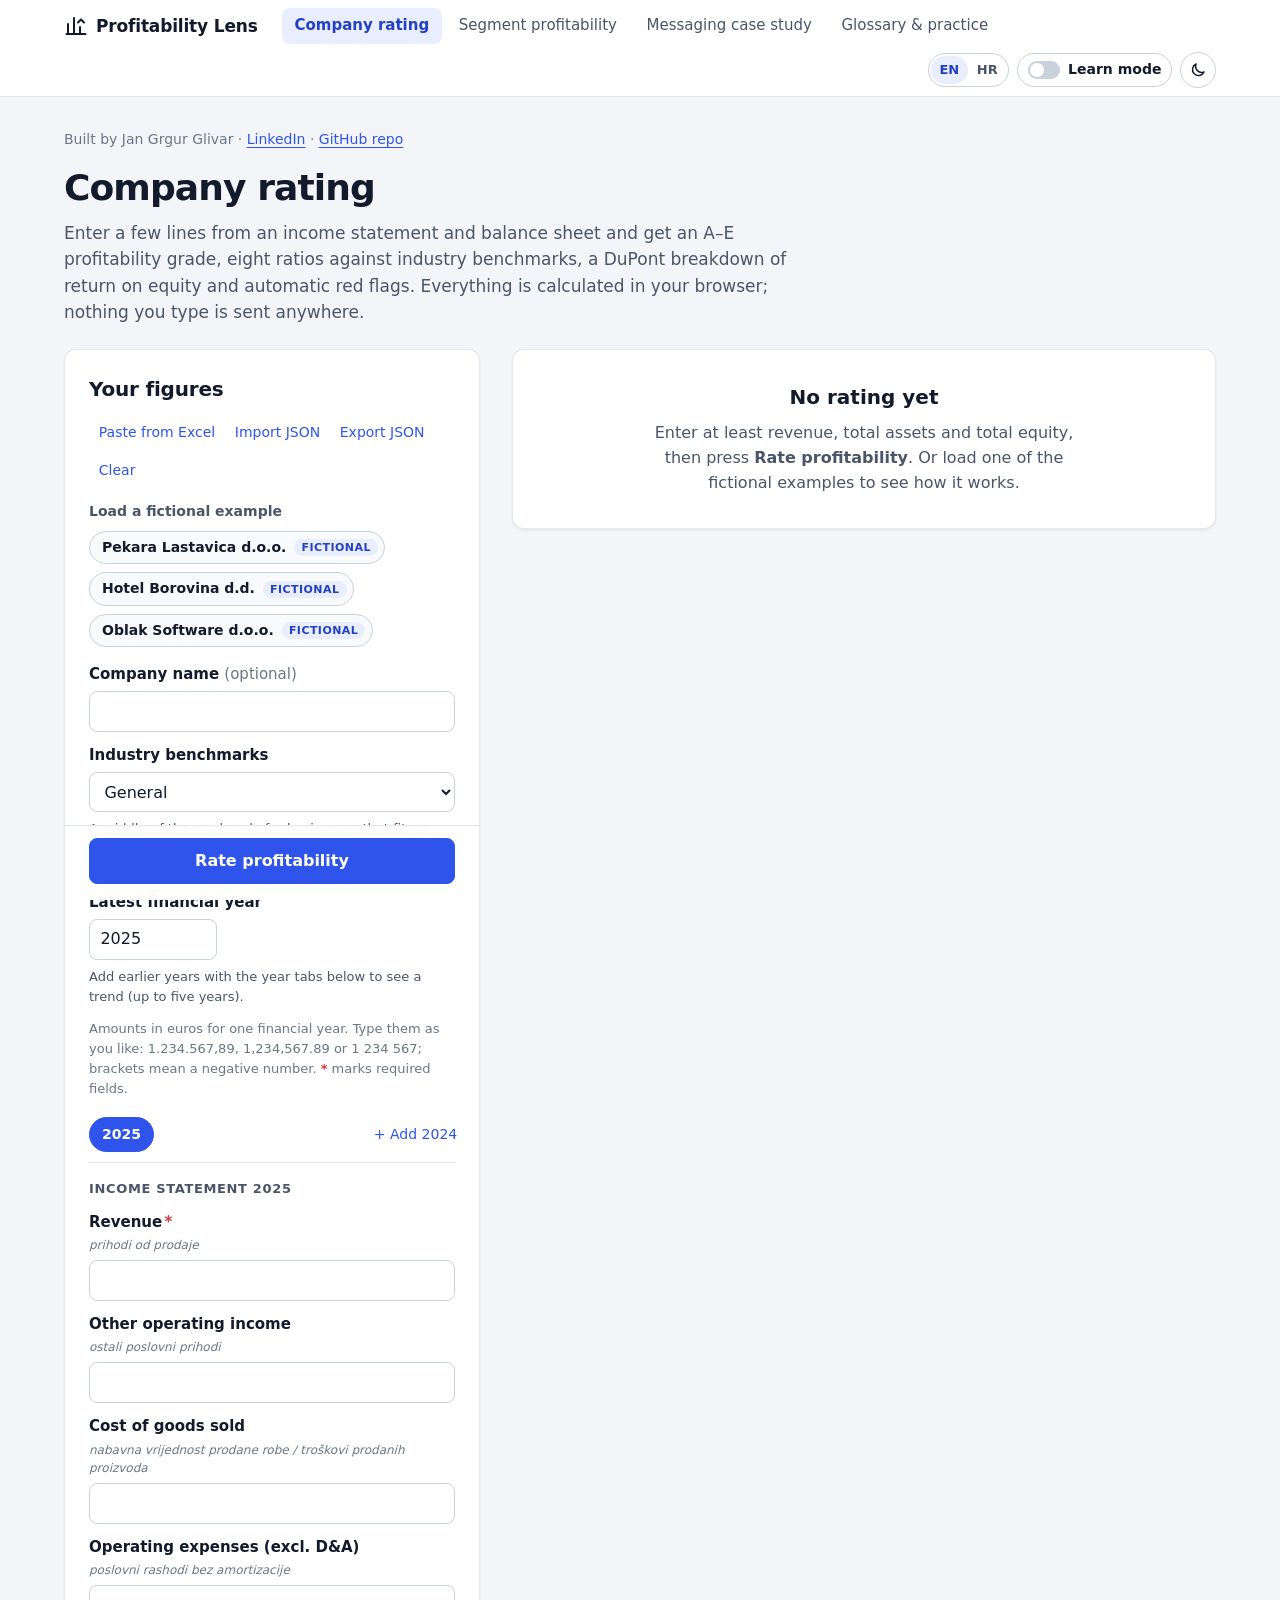
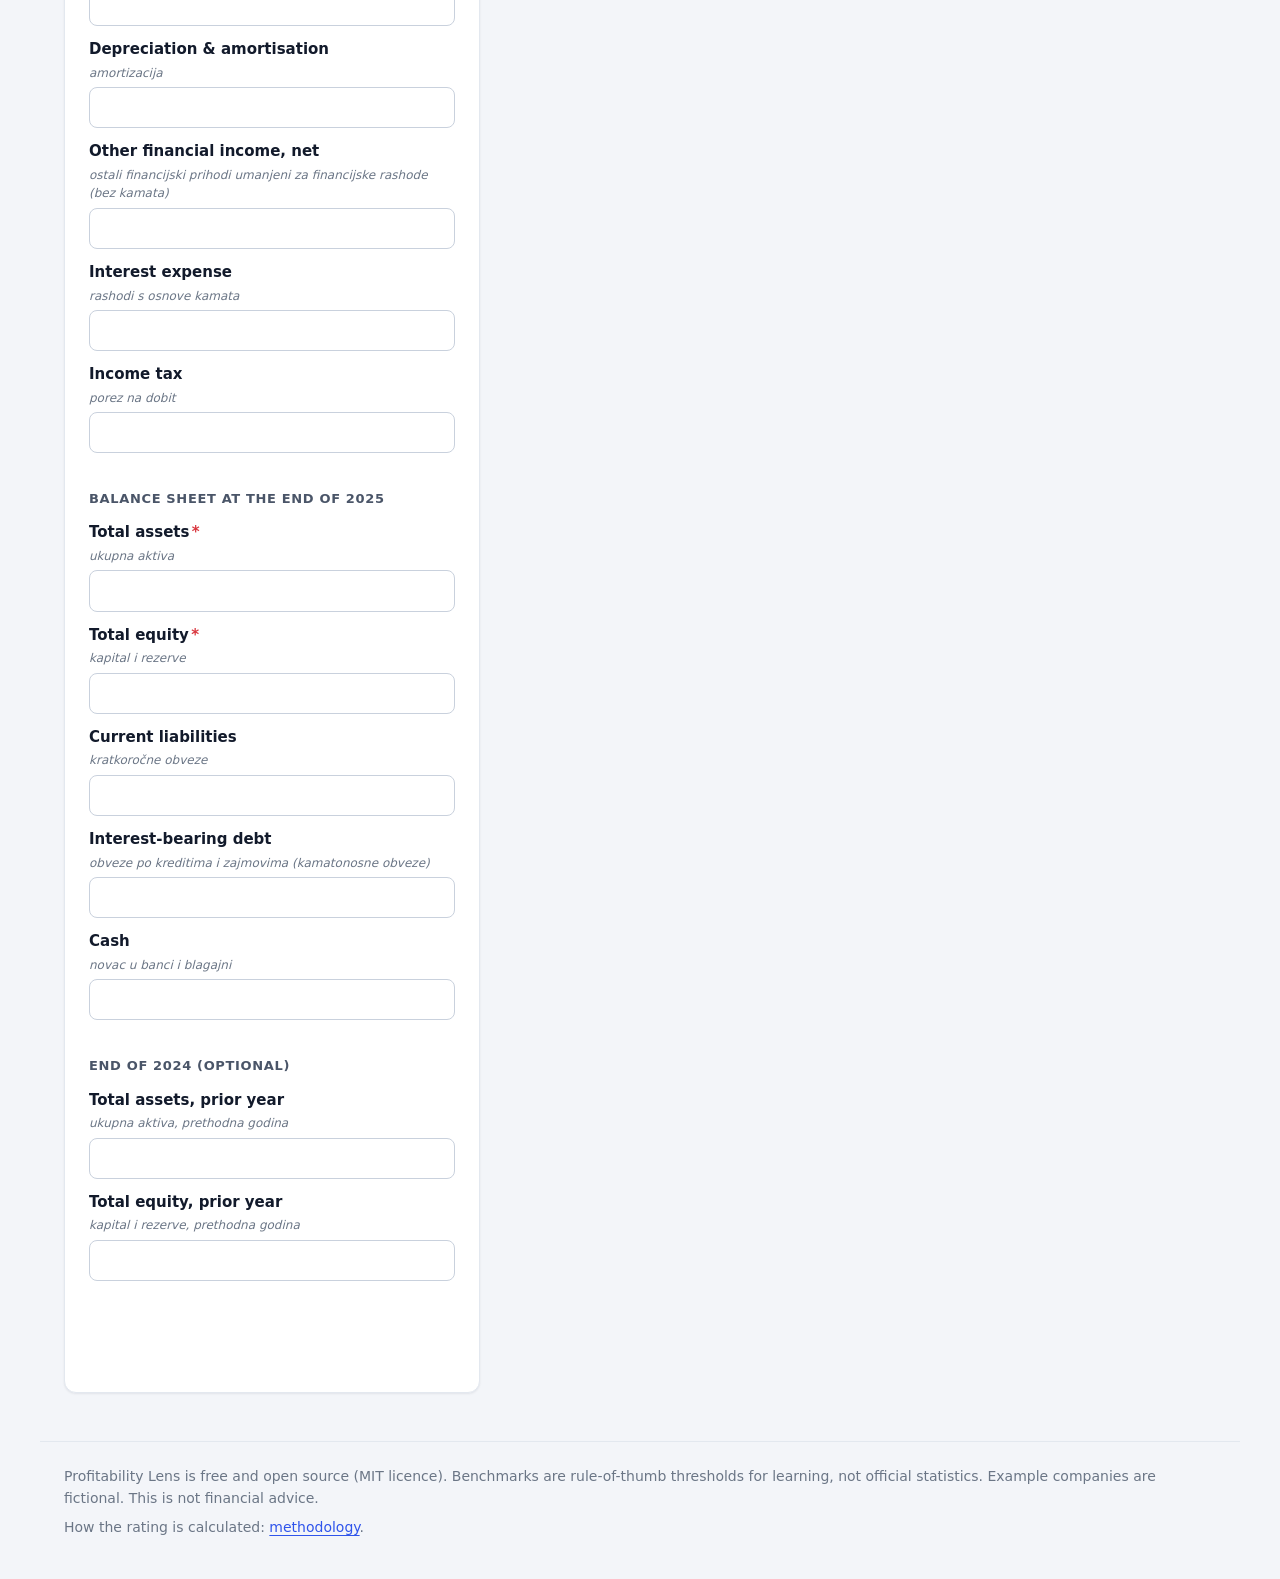
<file: index.html>
<!doctype html>
<html lang="en">
<head>
  <meta charset="utf-8">
  <meta name="viewport" content="width=device-width, initial-scale=1">
  <!-- The title and description stay in English here for link previews and search engines;
       the page sets the title in the interface language (rating.page.title). -->
  <title data-i18n="rating.page.title">Company rating · Profitability Lens</title>
  <meta name="description" content="Free, open-source profitability rating that runs in your browser: enter a few lines from an income statement and balance sheet (or paste them from Excel) and get an A–E grade, eight ratios with benchmark bands, a DuPont breakdown, red flags, a multi-year trend, what-if levers and a peer comparison. Your data never leaves the browser. English and Croatian.">
  <meta name="theme-color" content="#2f54eb">
  <link rel="icon" href="modules/messaging/favicon.svg" type="image/svg+xml">
  <link rel="stylesheet" href="src/shared/theme.css">
  <link rel="stylesheet" href="src/rating/rating.css">
</head>
<body>
  <!-- Every visible text comes from src/shared/lang/en.js and hr.js (data-i18n keys). -->
  <a class="skip-link" href="#main" data-i18n="common.skipLink"></a>
  <header id="site-header"></header>

  <main id="main" class="wrap">
    <div class="page-intro">
      <p class="byline" data-i18n-html="common.byline"></p>
      <h1 data-i18n="rating.page.heading"></h1>
      <p class="lede" data-i18n="rating.page.lede"></p>
    </div>

    <div class="rating-layout">
      <form class="rating-form card" id="rating-form" novalidate aria-labelledby="form-title">
        <div class="form-head">
          <h2 id="form-title" class="form-title" data-i18n="rating.page.formTitle"></h2>
          <div class="form-tools">
            <button type="button" class="button-quiet" id="paste-table" data-i18n="rating.paste.open"></button>
            <button type="button" class="button-quiet" id="import-json" data-i18n="rating.page.importJson"></button>
            <button type="button" class="button-quiet" id="export-json" data-i18n="rating.page.exportJson"></button>
            <button type="button" class="button-quiet" id="clear-form" data-i18n="rating.page.clear"></button>
            <input type="file" id="import-file" accept=".json,application/json" hidden>
          </div>
        </div>

        <div class="examples" role="group" aria-labelledby="examples-label">
          <p id="examples-label" class="examples__label" data-i18n="rating.page.examples"></p>
          <div class="chips" id="example-chips"></div>
        </div>

        <div class="source-note" id="source-note" role="status" hidden></div>
        <div class="error-summary" id="error-summary" role="alert" tabindex="-1" hidden></div>

        <div class="field field--text">
          <label for="company-name"><span data-i18n="rating.page.companyName"></span> <span class="optional" data-i18n="rating.page.optional"></span></label>
          <input id="company-name" name="companyName" type="text" autocomplete="organization" maxlength="120">
        </div>
        <div class="field field--text">
          <label for="industry" data-i18n="rating.page.industry"></label>
          <select id="industry" name="industry" aria-describedby="industry-note"></select>
          <p class="field__note" id="industry-note"></p>
        </div>

        <div class="field field--text field--year">
          <label for="latest-year" data-i18n="rating.years.latestLabel"></label>
          <input id="latest-year" name="latestYear" type="number" inputmode="numeric" step="1" aria-describedby="latest-year-note">
          <p class="field__note" id="latest-year-note" data-i18n="rating.years.latestNote"></p>
        </div>

        <p class="form-hint" id="amount-hint" data-i18n-html="rating.page.amountHint"></p>

        <div class="years" id="years"></div>
        <div id="field-groups" role="tabpanel"></div>

        <div class="form-submit">
          <button type="submit" class="button button--primary button--wide" data-i18n="rating.page.submit"></button>
          <p class="stale-note" id="stale-note" hidden data-i18n="rating.page.stale"></p>
        </div>
      </form>

      <section class="results" id="results" aria-labelledby="results-title" tabindex="-1">
        <h2 id="results-title" class="sr-only" data-i18n="rating.page.ratingTitle"></h2>
        <div id="results-body"></div>
      </section>
    </div>

    <p class="sr-only" id="announcer" aria-live="polite"></p>
  </main>

  <footer class="wrap site-footer">
    <p data-i18n="rating.page.footerLicence"></p>
    <p data-i18n-html="rating.page.footerMethod"></p>
  </footer>

  <script type="module" src="src/rating/app.js"></script>
</body>
</html>
</file>
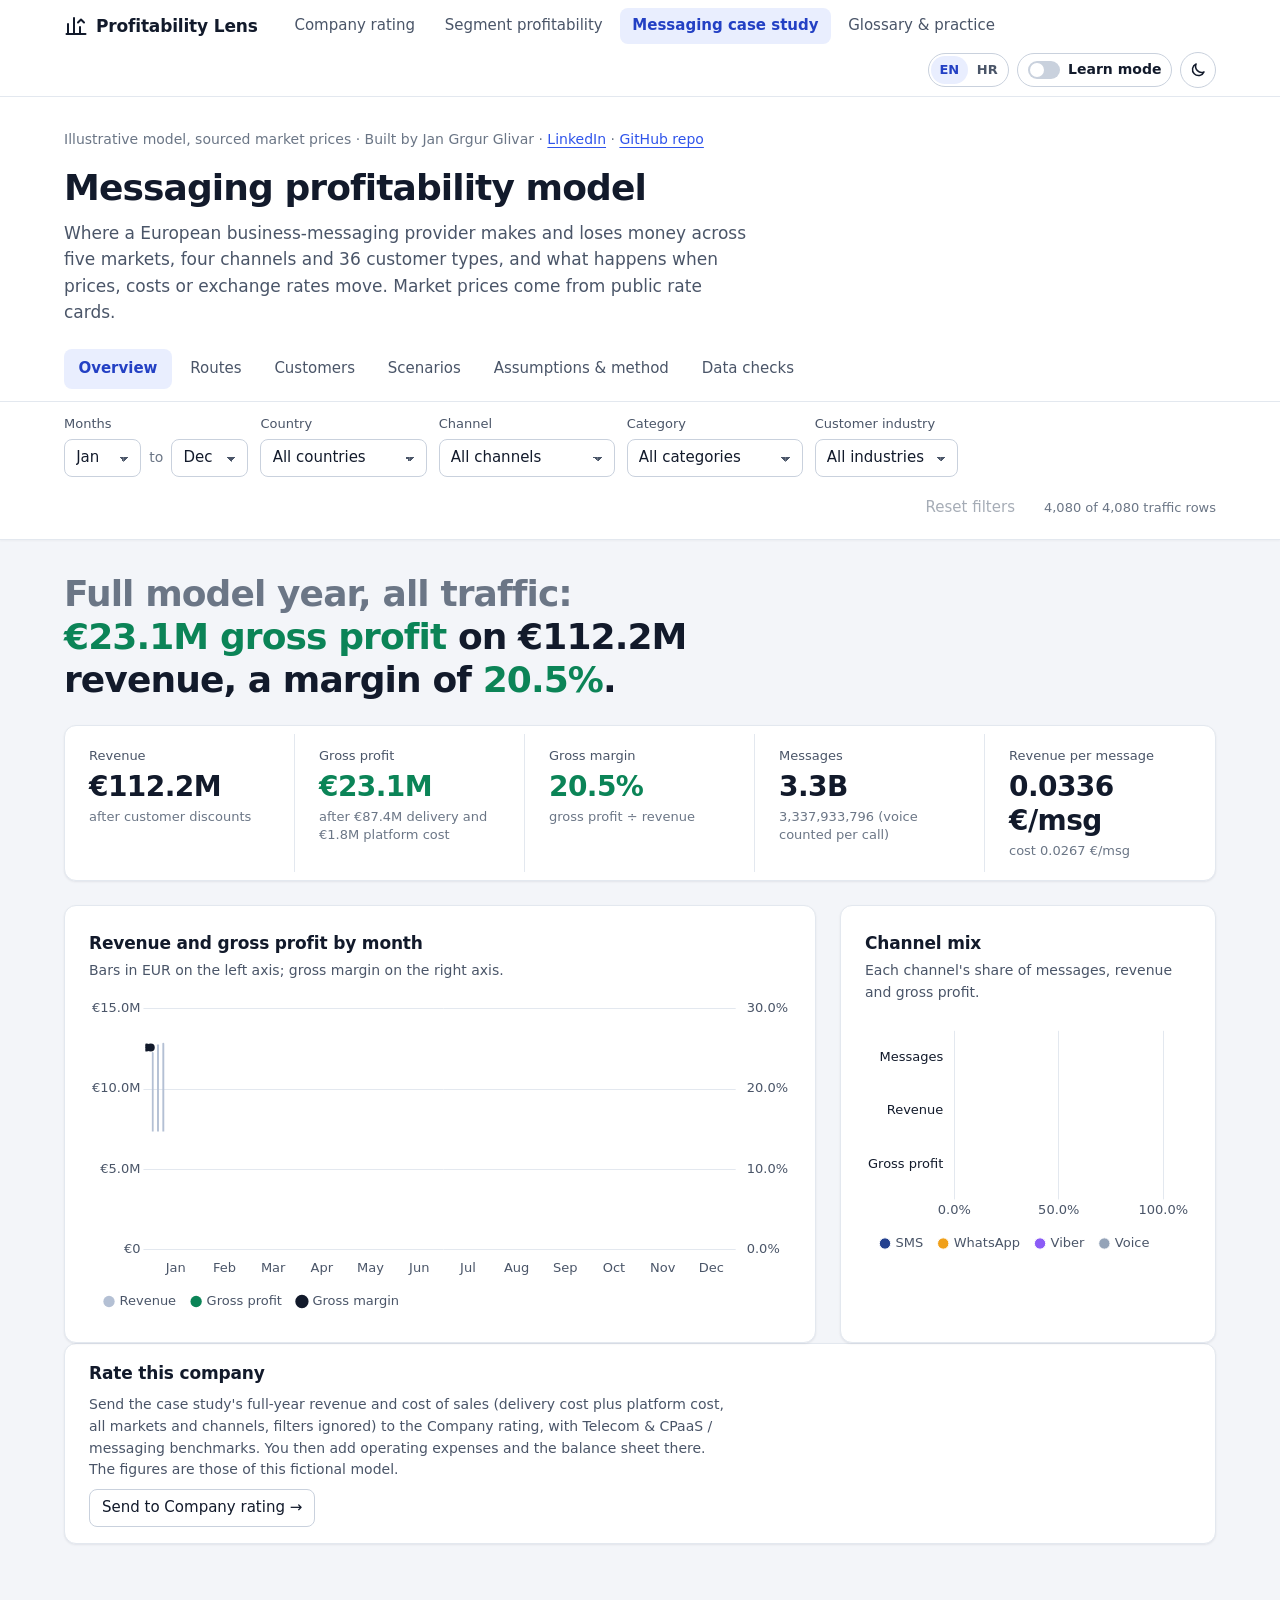
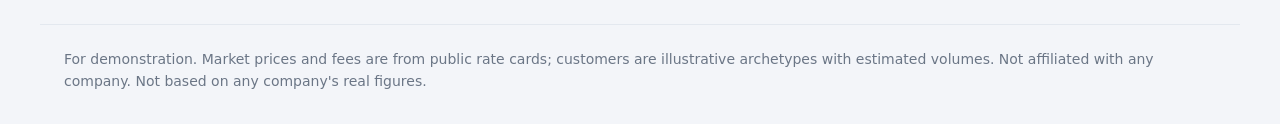
<file: modules/messaging/index.html>
<!doctype html>
<html lang="en">
<head>
  <meta charset="utf-8">
  <meta name="viewport" content="width=device-width, initial-scale=1">
  <!-- The title, description and link-preview tags stay in English for search engines and link
       previews; the page sets the title in the interface language (seg.title). -->
  <title data-i18n="seg.title">Messaging profitability model</title>
  <meta name="description" content="Interactive model of a business-messaging provider's gross margin by country, channel and customer, priced from public rate cards, with what-if scenarios. Customers are illustrative. English and Croatian.">
  <link rel="icon" href="favicon.svg" type="image/svg+xml">
  <link rel="apple-touch-icon" href="apple-touch-icon.png">
  <meta name="theme-color" content="#2f54eb">
  <link rel="canonical" href="https://jangrgur-cmd.github.io/messaging-profitability/">

  <!-- Link previews (LinkedIn, Slack, email): title, description and image card. -->
  <meta property="og:type" content="website">
  <meta property="og:url" content="https://jangrgur-cmd.github.io/messaging-profitability/">
  <meta property="og:title" content="Messaging profitability model">
  <meta property="og:description" content="Interactive dashboard: where a European business-messaging provider makes and loses money, and what happens when operator prices, FX or channel mix change. Built by Jan Grgur Glivar.">
  <meta property="og:image" content="https://jangrgur-cmd.github.io/messaging-profitability/docs/screenshots/og-image.png">
  <meta property="og:image:width" content="1200">
  <meta property="og:image:height" content="630">
  <meta property="og:image:alt" content="Messaging profitability model: headline result, KPIs and monthly revenue and gross profit chart">
  <meta name="twitter:card" content="summary_large_image">
  <meta name="author" content="Jan Grgur Glivar">

  <link rel="stylesheet" href="../../src/shared/theme.css">
  <link rel="stylesheet" href="css/style.css">
</head>
<body>
  <!-- Every visible text comes from src/shared/lang/en.js and hr.js (data-i18n keys under "seg"). -->
  <a class="skip-link" href="#main" data-i18n="common.skipLink"></a>
  <header id="site-header"></header>

  <div class="masthead">
    <div class="wrap">
      <p class="byline" data-i18n-html="seg.byline"></p>
      <h1 data-i18n="seg.title"></h1>
      <p class="lede" data-i18n="seg.lede"></p>
    </div>

    <nav class="wrap tabs" data-i18n-attr="aria-label: seg.tabs.label">
      <div role="tablist" id="tablist">
        <button role="tab" id="tab-overview" aria-controls="panel-overview" data-tab="overview" data-i18n="seg.tabs.overview"></button>
        <button role="tab" id="tab-routes" aria-controls="panel-routes" data-tab="routes" data-i18n="seg.tabs.routes"></button>
        <button role="tab" id="tab-customers" aria-controls="panel-customers" data-tab="customers" data-i18n="seg.tabs.customers"></button>
        <button role="tab" id="tab-scenarios" aria-controls="panel-scenarios" data-tab="scenarios" data-i18n="seg.tabs.scenarios"></button>
        <button role="tab" id="tab-assumptions" aria-controls="panel-assumptions" data-tab="assumptions" data-i18n="seg.tabs.assumptions"></button>
        <button role="tab" id="tab-checks" aria-controls="panel-checks" data-tab="checks" data-i18n="seg.tabs.checks"></button>
      </div>
    </nav>
  </div>

  <section class="filterbar" data-i18n-attr="aria-label: seg.filters.label">
    <form class="wrap filters" id="filters">
      <fieldset class="filter filter--months">
        <legend data-i18n="seg.filters.months"></legend>
        <label class="sr-only" for="f-from" data-i18n="seg.filters.fromMonth"></label>
        <select id="f-from" name="monthFrom"></select>
        <span aria-hidden="true" data-i18n="seg.filters.to"></span>
        <label class="sr-only" for="f-to" data-i18n="seg.filters.toMonth"></label>
        <select id="f-to" name="monthTo"></select>
      </fieldset>
      <div class="filter">
        <label for="f-country" data-i18n="seg.filters.country"></label>
        <select id="f-country" name="country"></select>
      </div>
      <div class="filter">
        <label for="f-channel" data-i18n="seg.filters.channel"></label>
        <select id="f-channel" name="channel"></select>
      </div>
      <div class="filter">
        <label for="f-category" data-i18n="seg.filters.category"></label>
        <select id="f-category" name="category"></select>
      </div>
      <div class="filter">
        <label for="f-industry" data-i18n="seg.filters.industry"></label>
        <select id="f-industry" name="industry"></select>
      </div>
      <div class="filter filter--actions">
        <button type="button" id="f-reset" class="button-quiet" data-i18n="seg.filters.reset"></button>
        <p class="filter-count" id="filter-count" aria-live="polite"></p>
      </div>
    </form>
  </section>

  <main id="main" class="wrap">
    <p class="load-error" id="load-error" hidden></p>

    <section role="tabpanel" id="panel-overview" aria-labelledby="tab-overview" tabindex="0">
      <h2 class="sr-only" data-i18n="seg.overview.title"></h2>
      <p class="statement" id="statement" aria-live="polite"></p>

      <dl class="ledger" id="kpis"></dl>

      <div class="charts">
        <figure class="chart chart--wide">
          <figcaption>
            <h3 data-i18n="seg.overview.trendTitle"></h3>
            <p data-i18n="seg.overview.trendCaption"></p>
          </figcaption>
          <div class="chart-box">
            <canvas id="trend-chart" role="img"></canvas>
          </div>
        </figure>
        <figure class="chart">
          <figcaption>
            <h3 data-i18n="seg.overview.mixTitle"></h3>
            <p data-i18n="seg.overview.mixCaption"></p>
          </figcaption>
          <div class="chart-box chart-box--short">
            <canvas id="mix-chart" role="img"></canvas>
          </div>
          <p class="chart-note" id="mix-note" hidden></p>
        </figure>
      </div>

      <section class="block learn-only learn-block" aria-labelledby="contrib-title">
        <h3 class="block-title" id="contrib-title" data-i18n="seg.overview.contribTitle"></h3>
        <p class="block-note" data-i18n-html="seg.overview.contribNote"></p>
        <div id="contrib-table"></div>
      </section>

      <section class="block handoff" aria-labelledby="handoff-title">
        <h3 class="block-title" id="handoff-title" data-i18n="seg.overview.handoffTitle"></h3>
        <p class="block-note" data-i18n="seg.overview.handoffNote"></p>
        <a class="button" id="send-to-rating" href="../../index.html" data-i18n="seg.overview.handoffButton"></a>
      </section>
    </section>

    <section role="tabpanel" id="panel-routes" aria-labelledby="tab-routes" tabindex="0" hidden>
      <h2 class="section-title" data-i18n="seg.routes.title"></h2>
      <p class="section-lede" id="routes-summary" aria-live="polite"></p>

      <div class="block heatmap-card">
        <h3 class="block-title" data-i18n="seg.routes.heatmapTitle"></h3>
        <p class="block-note" data-i18n="seg.routes.heatmapNote"></p>
        <div id="heatmap" class="heatmap"></div>
      </div>

      <div class="block">
        <div class="block-head">
          <h3 class="block-title" data-i18n="seg.routes.allTitle"></h3>
          <button type="button" class="button-quiet" id="routes-csv" data-i18n="common.downloadCsv"></button>
        </div>
        <p class="block-note" data-i18n="seg.routes.headroomNote"></p>
        <div id="routes-table"></div>
      </div>
    </section>

    <section role="tabpanel" id="panel-customers" aria-labelledby="tab-customers" tabindex="0" hidden>
      <h2 class="section-title" data-i18n="seg.customers.title"></h2>
      <p class="section-lede" id="customers-summary" aria-live="polite"></p>

      <figure class="chart block">
        <figcaption>
          <h3 data-i18n="seg.customers.whaleTitle"></h3>
          <p data-i18n="seg.customers.whaleCaption"></p>
        </figcaption>
        <div class="chart-box chart-box--short">
          <canvas id="whale-chart" role="img"></canvas>
        </div>
        <p class="chart-note" id="whale-note"></p>
      </figure>

      <div class="customers-grid">
        <div class="block">
          <div class="block-head">
            <h3 class="block-title" data-i18n="seg.customers.allTitle"></h3>
            <button type="button" class="button-quiet" id="customers-csv" data-i18n="common.downloadCsv"></button>
          </div>
          <div id="customers-table"></div>
        </div>
        <aside class="customer-panel" id="customer-detail" aria-live="polite" data-i18n-attr="aria-label: seg.customers.detailLabel"></aside>
      </div>
    </section>

    <section role="tabpanel" id="panel-scenarios" aria-labelledby="tab-scenarios" tabindex="0" hidden>
      <h2 class="section-title" data-i18n="seg.scenarios.title"></h2>
      <p class="section-lede" id="scenario-summary" aria-live="polite"></p>

      <div class="presets block" id="presets" role="group" data-i18n-attr="aria-label: seg.scenarios.presetsLabel"></div>

      <div class="scenario-layout">
        <form class="scenario-controls" id="scenario-form" data-i18n-attr="aria-label: seg.scenarios.formLabel">
          <p class="block-note" data-i18n="seg.scenarios.orderNote"></p>

          <fieldset class="step">
            <legend><span class="step-no">1</span> <span data-i18n="seg.scenarios.volumeLegend"></span></legend>
            <label class="slider">
              <span><span data-i18n="seg.scenarios.volumeSlider"></span> <output id="o-volume"></output></span>
              <input type="range" name="volumeChange" min="-30" max="30" step="1" value="0">
            </label>
            <label class="inline-select"><span data-i18n="seg.scenarios.appliesTo"></span>
              <select name="volumeCategory"></select>
            </label>
            <p class="learn-note learn-only" data-i18n="seg.scenarios.learnVolume"></p>
          </fieldset>

          <fieldset class="step">
            <legend><span class="step-no">2</span> <span data-i18n="seg.scenarios.migrationLegend"></span></legend>
            <label class="slider">
              <span><span data-i18n="seg.scenarios.migrationAuth"></span> <output id="o-ma"></output></span>
              <input type="range" name="migration.authentication" min="0" max="50" step="1" value="0">
            </label>
            <label class="slider">
              <span><span data-i18n="seg.scenarios.migrationUtility"></span> <output id="o-mu"></output></span>
              <input type="range" name="migration.utility" min="0" max="50" step="1" value="0">
            </label>
            <label class="slider">
              <span><span data-i18n="seg.scenarios.migrationMarketing"></span> <output id="o-mm"></output></span>
              <input type="range" name="migration.marketing" min="0" max="50" step="1" value="0">
            </label>
            <label class="inline-select"><span data-i18n="seg.scenarios.conversion"></span>
              <input type="number" name="conversionRatio" min="0.5" max="2" step="0.05" value="1">
            </label>
            <p class="learn-note learn-only" data-i18n="seg.scenarios.learnMigration"></p>
          </fieldset>

          <fieldset class="step">
            <legend><span class="step-no">3</span> <span data-i18n="seg.scenarios.priceLegend"></span></legend>
            <label class="slider">
              <span><span data-i18n="seg.scenarios.priceSlider"></span> <output id="o-price"></output></span>
              <input type="range" name="priceChange" min="-20" max="20" step="1" value="0">
            </label>
            <label class="inline-select"><span data-i18n="seg.scenarios.appliesTo"></span>
              <select name="priceChannel"></select>
            </label>
            <p class="learn-note learn-only" data-i18n="seg.scenarios.learnPrice"></p>
          </fieldset>

          <fieldset class="step">
            <legend><span class="step-no">4</span> <span data-i18n="seg.scenarios.costLegend"></span></legend>
            <label class="slider">
              <span><span data-i18n="seg.scenarios.costSlider"></span> <output id="o-cost"></output></span>
              <input type="range" name="costChange" min="-30" max="50" step="1" value="0">
            </label>
            <label class="inline-select"><span data-i18n="seg.scenarios.appliesTo"></span>
              <select name="costChannel"></select>
            </label>
            <div class="country-checks" id="cost-countries" role="group" data-i18n-attr="aria-label: seg.scenarios.costCountries"></div>
            <p class="hint" data-i18n="seg.scenarios.costHint"></p>
            <p class="learn-note learn-only" data-i18n="seg.scenarios.learnCost"></p>
          </fieldset>

          <fieldset class="step">
            <legend><span class="step-no">5</span> <span data-i18n="seg.scenarios.fxLegend"></span></legend>
            <label class="slider">
              <span><span data-i18n="seg.scenarios.fxSlider"></span> <output id="o-fx"></output></span>
              <input type="range" name="fxChange" min="-20" max="20" step="1" value="0">
            </label>
            <p class="learn-note learn-only" data-i18n="seg.scenarios.learnFx"></p>
          </fieldset>
        </form>

        <div class="scenario-results">
          <div class="block">
            <h3 class="block-title" data-i18n="seg.scenarios.compareTitle"></h3>
            <div id="scenario-compare"></div>
          </div>

          <figure class="chart block">
            <figcaption>
              <h3 data-i18n="seg.scenarios.bridgeTitle"></h3>
              <p data-i18n="seg.scenarios.bridgeCaption"></p>
            </figcaption>
            <div class="chart-box">
              <canvas id="bridge-chart" role="img"></canvas>
            </div>
          </figure>

          <div class="affected">
            <div class="block">
              <h3 class="block-title" data-i18n="seg.scenarios.affectedRoutes"></h3>
              <div id="affected-routes"></div>
            </div>
            <div class="block">
              <h3 class="block-title" data-i18n="seg.scenarios.affectedCustomers"></h3>
              <div id="affected-customers"></div>
            </div>
          </div>
        </div>
      </div>
    </section>

    <section role="tabpanel" id="panel-assumptions" aria-labelledby="tab-assumptions" tabindex="0" hidden>
      <h2 class="section-title" data-i18n="seg.assumptions.title"></h2>
      <p class="section-lede" id="assumptions-summary" aria-live="polite"></p>
      <p class="disclaimer" data-i18n="seg.assumptions.disclaimer"></p>

      <div class="block">
        <div class="block-head">
          <h3 class="block-title" data-i18n="seg.assumptions.everyTitle"></h3>
          <button type="button" class="button-quiet" id="assumptions-csv" data-i18n="common.downloadCsv"></button>
        </div>
        <div class="table-filters">
          <label class="inline-select"><span data-i18n="seg.assumptions.group"></span> <select id="a-group"></select></label>
          <label class="inline-select"><span data-i18n="seg.assumptions.status"></span> <select id="a-status"></select></label>
        </div>
        <div id="assumptions-table"></div>
      </div>

      <div class="block">
        <div class="block-head">
          <h3 class="block-title" data-i18n="seg.assumptions.archetypesTitle"></h3>
          <button type="button" class="button-quiet" id="archetypes-csv" data-i18n="common.downloadCsv"></button>
        </div>
        <div id="archetypes-table"></div>
      </div>

      <div class="method">
        <div class="block">
          <h3 class="block-title" data-i18n="seg.assumptions.formulasTitle"></h3>
          <dl class="formulas" data-i18n-html="seg.assumptions.formulas"></dl>
        </div>

        <div class="block">
          <h3 class="block-title" data-i18n="seg.assumptions.orderTitle"></h3>
          <ol class="steps-list" id="method-steps"></ol>
          <p class="block-note" data-i18n="seg.assumptions.orderNote"></p>
        </div>

        <div class="block">
          <h3 class="block-title" data-i18n="seg.assumptions.dataTitle"></h3>
          <p class="prose" data-i18n-html="seg.assumptions.dataProse"></p>
        </div>
      </div>
    </section>

    <section role="tabpanel" id="panel-checks" aria-labelledby="tab-checks" tabindex="0" hidden>
      <h2 class="section-title" data-i18n="seg.checks.title"></h2>
      <p class="section-lede" id="checks-summary" aria-live="polite"></p>
      <ul class="checks" id="checks-list"></ul>
    </section>
  </main>

  <footer class="wrap footer">
    <p data-i18n="seg.footer"></p>
  </footer>

  <script src="lib/chart.umd.min.js"></script>
  <script type="module" src="js/main.js"></script>
</body>
</html>
</file>
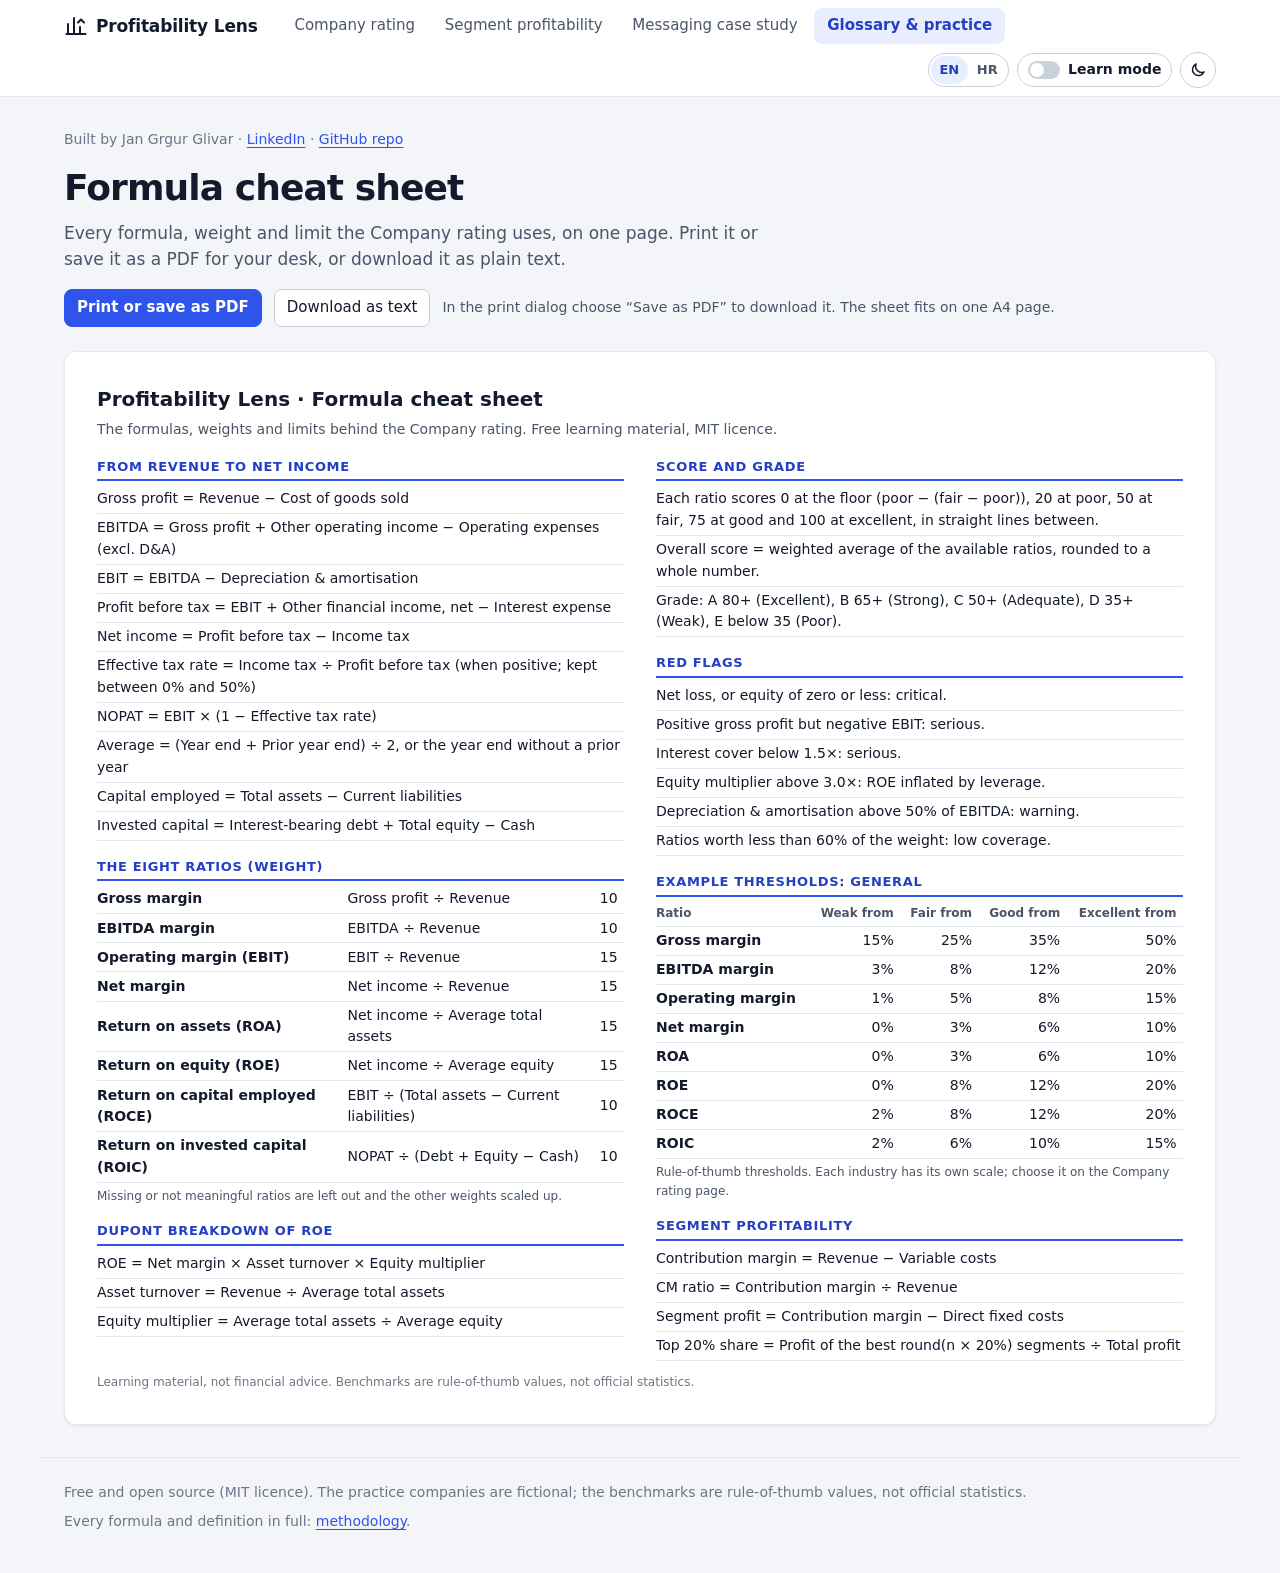
<file: cheatsheet.html>
<!doctype html>
<html lang="en">
<head>
  <meta charset="utf-8">
  <meta name="viewport" content="width=device-width, initial-scale=1">
  <!-- The title and description stay in English here for link previews and search engines;
       the page sets the title in the interface language (learn.sheet.pageTitle). -->
  <title data-i18n="learn.sheet.pageTitle">Formula cheat sheet · Profitability Lens</title>
  <meta name="description" content="A free one-page cheat sheet of profitability formulas: from revenue to net income, the eight ratios and their weights, DuPont, scoring and grades, red flags, example thresholds and segment profitability. Print it, save it as PDF or download it as text. English and Croatian.">
  <meta name="theme-color" content="#2f54eb">
  <link rel="icon" href="modules/messaging/favicon.svg" type="image/svg+xml">
  <link rel="stylesheet" href="src/shared/theme.css">
  <link rel="stylesheet" href="src/rating/rating.css">
  <link rel="stylesheet" href="src/learn/learn.css">
</head>
<body class="sheet-page">
  <!-- Every visible text comes from src/shared/lang/en.js and hr.js (data-i18n keys). -->
  <a class="skip-link" href="#main" data-i18n="common.skipLink"></a>
  <header id="site-header"></header>

  <main id="main" class="wrap">
    <div class="page-intro">
      <p class="byline" data-i18n-html="common.byline"></p>
      <h1 data-i18n="learn.sheet.heading"></h1>
      <p class="lede" data-i18n="learn.sheet.lede"></p>
      <div class="sheet-actions">
        <button type="button" class="button button--primary" id="sheet-print" data-i18n="learn.sheet.print"></button>
        <button type="button" class="button" id="sheet-download" data-i18n="learn.sheet.download"></button>
        <p data-i18n="learn.sheet.printHint"></p>
      </div>
    </div>

    <article class="card sheet" id="sheet" aria-labelledby="sheet-title"></article>

    <p class="sr-only" id="announcer" aria-live="polite"></p>
  </main>

  <footer class="wrap site-footer">
    <p data-i18n="learn.page.footer"></p>
    <p data-i18n-html="learn.page.footerMethod"></p>
  </footer>

  <script type="module" src="src/learn/sheet-app.js"></script>
</body>
</html>
</file>
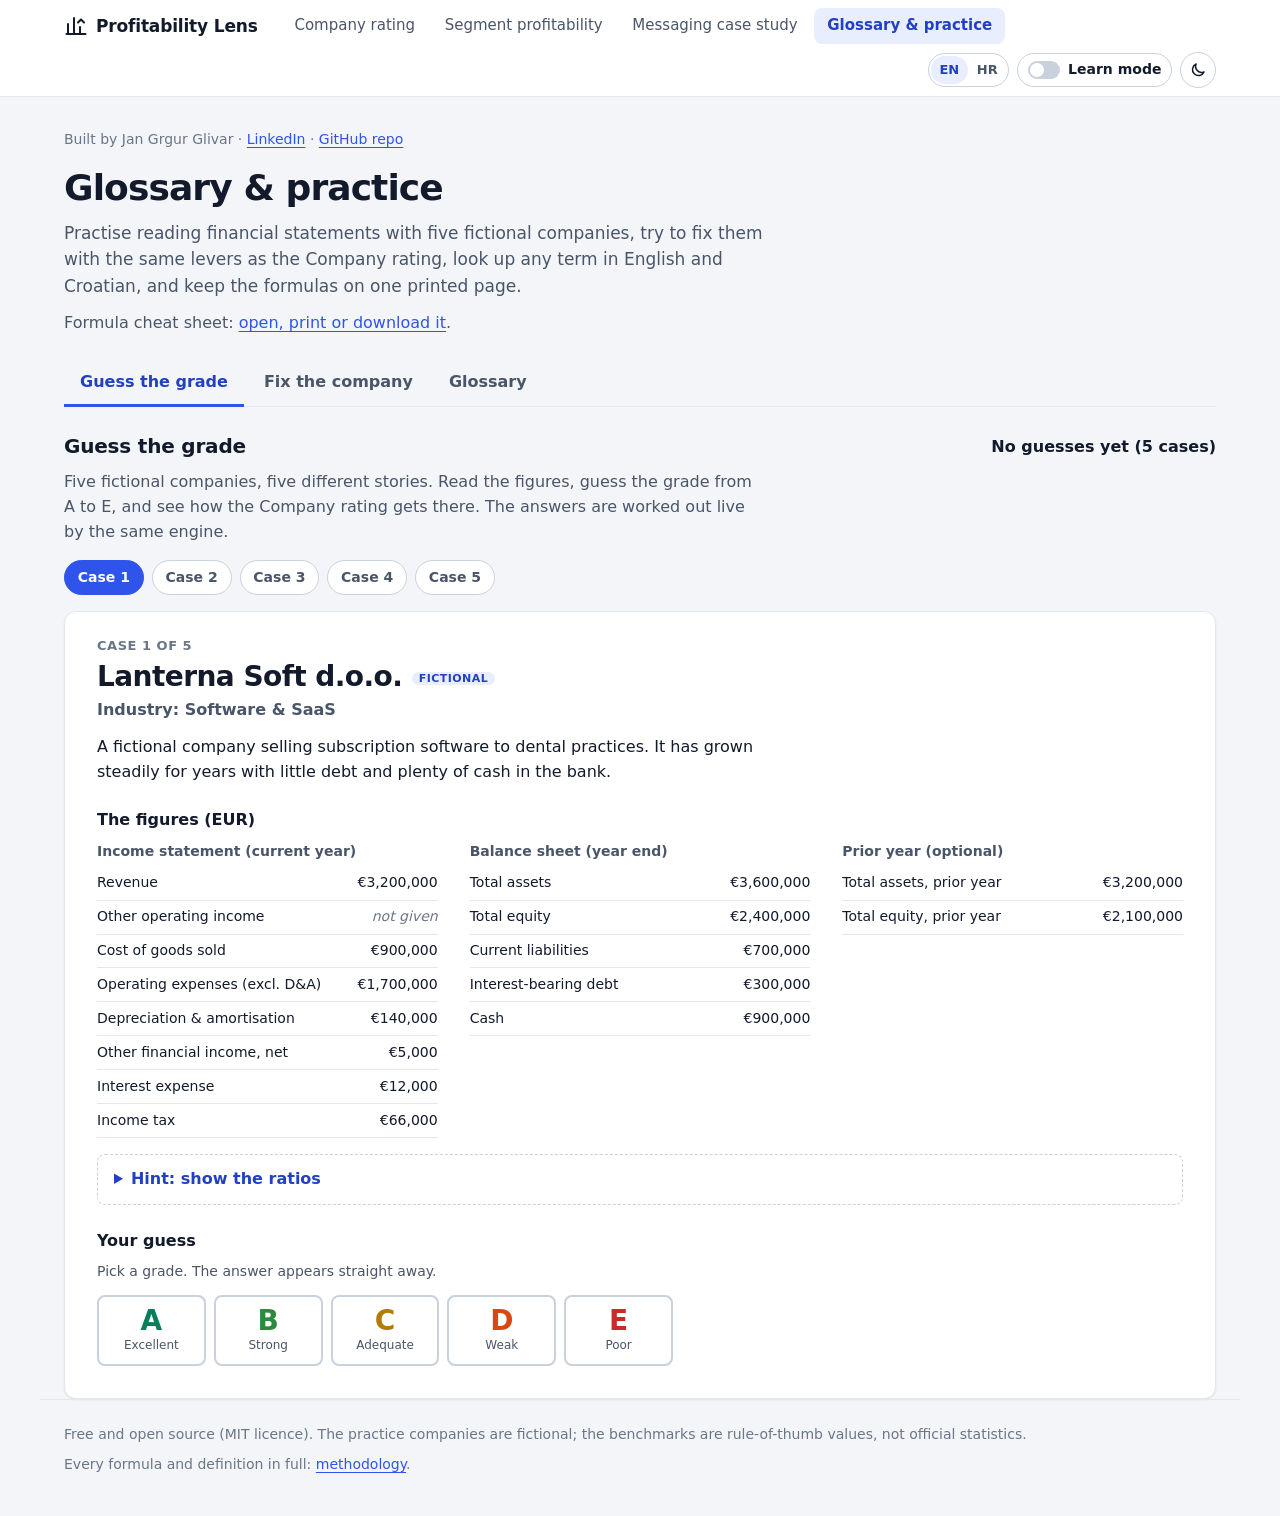
<file: learn.html>
<!doctype html>
<html lang="en">
<head>
  <meta charset="utf-8">
  <meta name="viewport" content="width=device-width, initial-scale=1">
  <!-- The title and description stay in English here for link previews and search engines;
       the page sets the title in the interface language (learn.page.title). -->
  <title data-i18n="learn.page.title">Glossary &amp; practice · Profitability Lens</title>
  <meta name="description" content="Learn to read profitability: guess the A–E grade of five fictional companies and see how the rating gets there, look up every financial term in English and Croatian, and print a one-page formula cheat sheet. Free and open source; runs in your browser.">
  <meta name="theme-color" content="#2f54eb">
  <link rel="icon" href="modules/messaging/favicon.svg" type="image/svg+xml">
  <link rel="stylesheet" href="src/shared/theme.css">
  <link rel="stylesheet" href="src/rating/rating.css">
  <link rel="stylesheet" href="src/learn/learn.css">
</head>
<body>
  <!-- Every visible text comes from src/shared/lang/en.js and hr.js (data-i18n keys). -->
  <a class="skip-link" href="#main" data-i18n="common.skipLink"></a>
  <header id="site-header"></header>

  <main id="main" class="wrap">
    <div class="page-intro">
      <p class="byline" data-i18n-html="common.byline"></p>
      <h1 data-i18n="learn.page.heading"></h1>
      <p class="lede" data-i18n="learn.page.lede"></p>
      <p class="page-intro__link" data-i18n-html="learn.page.sheetLink"></p>
    </div>

    <div class="learn-tabs" role="tablist" data-i18n-attr="aria-label: learn.page.tabsLabel">
      <button type="button" role="tab" class="learn-tab" id="tab-practice" aria-controls="panel-practice" data-panel="practice" data-i18n="learn.page.tabPractice"></button>
      <button type="button" role="tab" class="learn-tab" id="tab-fix" aria-controls="panel-fix" data-panel="fix" data-i18n="learn.page.tabFix"></button>
      <button type="button" role="tab" class="learn-tab" id="tab-glossary" aria-controls="panel-glossary" data-panel="glossary" data-i18n="learn.page.tabGlossary"></button>
    </div>

    <section class="learn-panel" id="panel-practice" role="tabpanel" aria-labelledby="tab-practice" tabindex="-1">
      <div class="quiz-head">
        <div>
          <h2 class="block-title" data-i18n="learn.quiz.title"></h2>
          <p class="quiz-intro" data-i18n="learn.quiz.intro"></p>
        </div>
        <div class="quiz-score">
          <p id="quiz-score" class="quiz-score__text"></p>
          <button type="button" class="button-quiet" id="quiz-reset" data-i18n="learn.quiz.reset"></button>
        </div>
      </div>
      <nav class="quiz-cases" id="quiz-cases" data-i18n-attr="aria-label: learn.quiz.casesLabel"></nav>
      <div id="quiz-case"></div>
    </section>

    <section class="learn-panel" id="panel-fix" role="tabpanel" aria-labelledby="tab-fix" tabindex="-1" hidden>
      <div class="quiz-head">
        <div>
          <h2 class="block-title" data-i18n="learn.fix.title"></h2>
          <p class="quiz-intro" data-i18n="learn.fix.intro"></p>
        </div>
        <div class="quiz-score">
          <p id="fix-progress" class="quiz-score__text"></p>
          <button type="button" class="button-quiet" id="fix-reset" data-i18n="learn.fix.reset"></button>
        </div>
      </div>
      <nav class="quiz-cases" id="fix-list" data-i18n-attr="aria-label: learn.fix.listLabel"></nav>
      <div id="fix-challenge"></div>
    </section>

    <section class="learn-panel" id="panel-glossary" role="tabpanel" aria-labelledby="tab-glossary" tabindex="-1" hidden>
      <h2 class="block-title" data-i18n="learn.glossary.title"></h2>
      <p class="quiz-intro" data-i18n="learn.glossary.intro"></p>
      <div class="glossary-tools card">
        <div class="field field--text">
          <label for="glossary-search" data-i18n="learn.glossary.searchLabel"></label>
          <input id="glossary-search" type="search" autocomplete="off" spellcheck="false" data-i18n-attr="placeholder: learn.glossary.searchPlaceholder" aria-describedby="glossary-count">
        </div>
        <div class="chips" id="glossary-categories" role="group" data-i18n-attr="aria-label: learn.glossary.categoriesLabel"></div>
        <p class="glossary-count" id="glossary-count" aria-live="polite"></p>
      </div>
      <div id="glossary-list"></div>
    </section>

    <p class="sr-only" id="announcer" aria-live="polite"></p>
  </main>

  <footer class="wrap site-footer">
    <p data-i18n="learn.page.footer"></p>
    <p data-i18n-html="learn.page.footerMethod"></p>
  </footer>

  <script type="module" src="src/learn/app.js"></script>
</body>
</html>
</file>
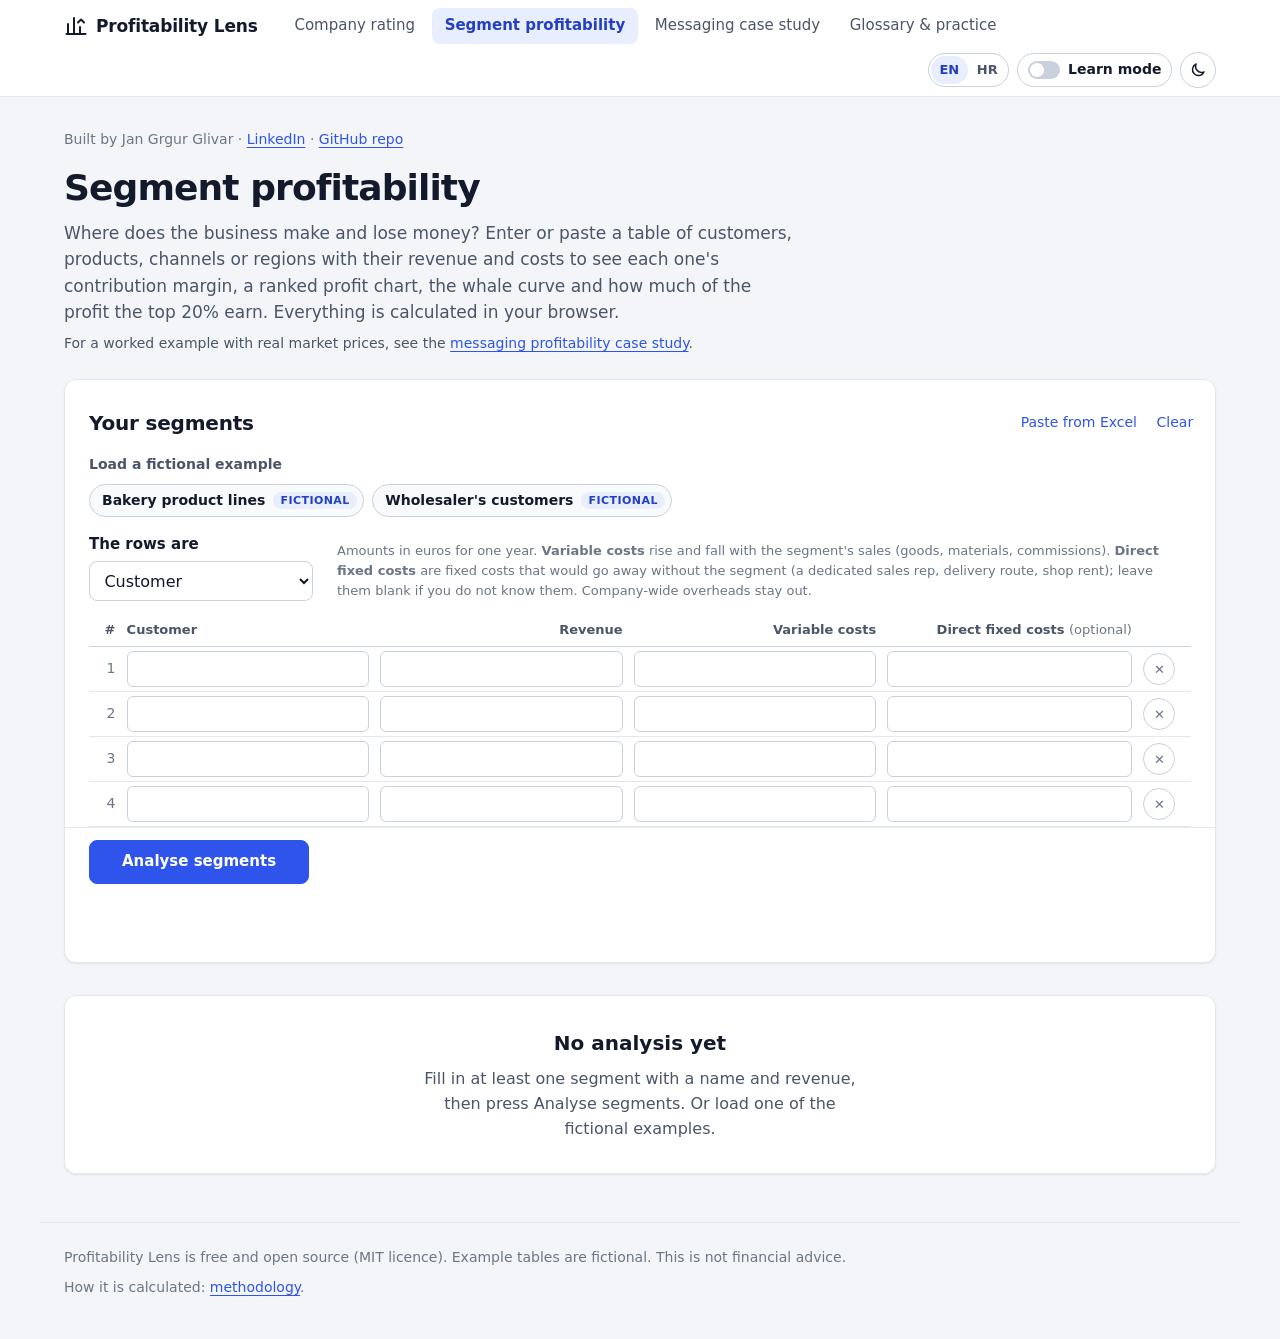
<file: segments.html>
<!doctype html>
<html lang="en">
<head>
  <meta charset="utf-8">
  <meta name="viewport" content="width=device-width, initial-scale=1">
  <!-- The title and description stay in English here for link previews and search engines;
       the page sets the title in the interface language (segments.page.title). -->
  <title data-i18n="segments.page.title">Segment profitability · Profitability Lens</title>
  <meta name="description" content="Free, open-source segment profitability analysis that runs in your browser: paste a table of customers, products or channels with revenue and costs and see contribution margins, a ranked profit chart, the whale curve and how much profit the top 20% earn. Your data never leaves the browser. English and Croatian.">
  <meta name="theme-color" content="#2f54eb">
  <link rel="icon" href="modules/messaging/favicon.svg" type="image/svg+xml">
  <link rel="stylesheet" href="src/shared/theme.css">
  <link rel="stylesheet" href="src/rating/rating.css">
  <link rel="stylesheet" href="src/segments/segments.css">
</head>
<body>
  <!-- Every visible text comes from src/shared/lang/en.js and hr.js (data-i18n keys). -->
  <a class="skip-link" href="#main" data-i18n="common.skipLink"></a>
  <header id="site-header"></header>

  <main id="main" class="wrap">
    <div class="page-intro">
      <p class="byline" data-i18n-html="common.byline"></p>
      <h1 data-i18n="segments.page.heading"></h1>
      <p class="lede" data-i18n="segments.page.lede"></p>
      <p class="page-intro__link" data-i18n-html="segments.page.caseStudy"></p>
    </div>

    <form class="card seg-form" id="seg-form" novalidate aria-labelledby="seg-form-title">
      <div class="form-head">
        <h2 id="seg-form-title" class="form-title" data-i18n="segments.page.formTitle"></h2>
        <div class="form-tools">
          <button type="button" class="button-quiet" id="seg-paste" data-i18n="segments.page.paste"></button>
          <button type="button" class="button-quiet" id="seg-clear" data-i18n="segments.page.clear"></button>
        </div>
      </div>

      <div class="examples" role="group" aria-labelledby="seg-examples-label">
        <p id="seg-examples-label" class="examples__label" data-i18n="segments.page.examples"></p>
        <div class="chips" id="seg-example-chips"></div>
      </div>

      <div class="error-summary" id="seg-errors" role="alert" tabindex="-1" hidden></div>

      <div class="seg-form__meta">
        <div class="field field--text">
          <label for="seg-kind" data-i18n="segments.page.kind"></label>
          <select id="seg-kind" name="kind"></select>
        </div>
        <p class="form-hint" id="seg-hint" data-i18n-html="segments.page.hint"></p>
      </div>

      <div class="table-scroll">
        <table class="seg-table" aria-describedby="seg-hint">
          <caption class="sr-only" data-i18n="segments.page.tableCaption"></caption>
          <thead>
            <tr>
              <th scope="col" class="seg-table__num" data-i18n="segments.page.colRow"></th>
              <th scope="col" id="seg-col-name"></th>
              <th scope="col" data-i18n="segments.columns.revenue"></th>
              <th scope="col" data-i18n="segments.columns.variableCosts"></th>
              <th scope="col"><span data-i18n="segments.columns.fixedCosts"></span> <span class="optional" data-i18n="segments.page.optional"></span></th>
              <th scope="col"><span class="sr-only" data-i18n="segments.page.colRemove"></span></th>
            </tr>
          </thead>
          <tbody id="seg-rows"></tbody>
        </table>
      </div>
      <button type="button" class="button-quiet seg-add" id="seg-add" data-i18n="segments.page.addRow"></button>

      <div class="form-submit seg-submit">
        <button type="submit" class="button button--primary" data-i18n="segments.page.submit"></button>
        <p class="stale-note" id="seg-stale" hidden data-i18n="segments.page.stale"></p>
      </div>
    </form>

    <section class="seg-results" id="seg-results" aria-labelledby="seg-results-title" tabindex="-1">
      <h2 id="seg-results-title" class="sr-only" data-i18n="segments.page.resultsTitle"></h2>
      <div id="seg-results-body"></div>
    </section>

    <p class="sr-only" id="announcer" aria-live="polite"></p>
  </main>

  <footer class="wrap site-footer">
    <p data-i18n="segments.page.footer"></p>
    <p data-i18n-html="segments.page.footerMethod"></p>
  </footer>

  <script type="module" src="src/segments/app.js"></script>
</body>
</html>
</file>
<file: src/shared/theme.css>
/* theme.css: the one design shared by both modules.
   Design tokens (light and dark), base typography, the site header with module
   navigation and the Learn mode and theme switches, buttons, status pills and
   the Learn mode visibility rule. Each module adds its own stylesheet after this.

   Cool, crisp look. One accent colour (cobalt) for interface state only.
   Profit, loss and benchmark bands have their own colours and are always paired
   with a word or symbol, never colour alone.

   Light and dark: every colour token is light-dark(light, dark). The page
   follows the system setting; the theme switch sets data-theme on <html>,
   which fixes color-scheme and so picks one side of every token. */

:root {
  color-scheme: light dark;

  --page: light-dark(#f3f5f9, #0e131b);
  --surface: light-dark(#ffffff, #161d28);
  --surface-2: light-dark(#f8fafc, #1b2330);
  --ink: light-dark(#121a2b, #e7ecf3);
  --ink-muted: light-dark(#4a5568, #aab5c5);
  --ink-faint: light-dark(#6b7686, #8a95a6);
  --rule: light-dark(#e3e8ef, #283244);
  --rule-strong: light-dark(#c9d1dd, #3a4659);
  --accent: light-dark(#2f54eb, #7d9bff);
  --accent-strong: light-dark(#2340c4, #a9bcff);
  --accent-soft: light-dark(#e9eefe, #1e2a4d);
  --on-accent: light-dark(#ffffff, #0e131b);
  --profit: light-dark(#0b8457, #3cc994);
  --loss: light-dark(#d9363e, #ff7378);
  --revenue: light-dark(#b4c0d4, #4b5b78);

  /* Messaging channels (charts). */
  --ch-sms: light-dark(#24418f, #6f90ec);
  --ch-whatsapp: light-dark(#f0a01a, #f0a01a);
  --ch-viber: light-dark(#8b5cf6, #a78bfa);
  --ch-voice: light-dark(#94a3b8, #8592a6);

  /* Benchmark bands, worst to best, and flag severities. */
  --band-poor: light-dark(#c92a2a, #ff6b6b);
  --band-weak: light-dark(#d9480f, #ff922b);
  --band-fair: light-dark(#b07d05, #f5c542);
  --band-good: light-dark(#2b8a3e, #69db7c);
  --band-excellent: light-dark(#087f5b, #38d9a9);
  --sev-critical: var(--band-poor);
  --sev-serious: var(--band-weak);
  --sev-warning: var(--band-fair);
  --sev-info: var(--accent);

  --font-sans: "Segoe UI Variable Text", -apple-system, BlinkMacSystemFont, "SF Pro Text", "Segoe UI", system-ui, "Helvetica Neue", Arial, sans-serif;
  --font-display: "Segoe UI Variable Display", -apple-system, BlinkMacSystemFont, "SF Pro Display", "Segoe UI", system-ui, "Helvetica Neue", Arial, sans-serif;

  --step--1: 0.875rem;
  --step-0: 1rem;
  --step-1: 1.25rem;
  --step-2: 1.75rem;
  --step-3: 2.25rem;

  --space-1: 0.25rem;
  --space-2: 0.5rem;
  --space-3: 0.75rem;
  --space-4: 1rem;
  --space-5: 1.5rem;
  --space-6: 2rem;
  --space-7: 3rem;

  --radius: 12px;
  --radius-sm: 8px;
  --shadow: 0 1px 2px rgba(16, 24, 40, 0.04), 0 1px 3px rgba(16, 24, 40, 0.04);

  --wrap: 75rem;
}

:root[data-theme="light"] { color-scheme: light; }
:root[data-theme="dark"] {
  color-scheme: dark;
  --shadow: 0 1px 2px rgba(0, 0, 0, 0.3);
}
@media (prefers-color-scheme: dark) {
  :root:not([data-theme="light"]) { --shadow: 0 1px 2px rgba(0, 0, 0, 0.3); }
}

*, *::before, *::after { box-sizing: border-box; }

html { -webkit-text-size-adjust: 100%; }

body {
  margin: 0;
  background: var(--page);
  color: var(--ink);
  font-family: var(--font-sans);
  font-size: var(--step-0);
  line-height: 1.55;
  font-variant-numeric: tabular-nums;
  -webkit-font-smoothing: antialiased;
}

a { color: var(--accent); text-underline-offset: 0.18em; }
a:hover { color: var(--accent-strong); text-decoration-thickness: 2px; }

:focus-visible {
  outline: 2px solid var(--accent);
  outline-offset: 2px;
  border-radius: 4px;
}

.wrap {
  max-width: var(--wrap);
  margin-inline: auto;
  padding-inline: var(--space-5);
}

.sr-only {
  position: absolute;
  width: 1px;
  height: 1px;
  padding: 0;
  margin: -1px;
  overflow: hidden;
  clip: rect(0 0 0 0);
  white-space: nowrap;
  border: 0;
}

.skip-link {
  position: absolute;
  left: var(--space-4);
  top: -3rem;
  padding: var(--space-2) var(--space-3);
  background: var(--surface);
  border: 1px solid var(--accent);
  border-radius: var(--radius-sm);
  z-index: 20;
}
.skip-link:focus { top: var(--space-4); }

/* ---------- Learn mode ---------- */

/* Content only shown while Learn mode is on (data-learn="on" on <html>). */
:root:not([data-learn="on"]) .learn-only { display: none !important; }

.learn-note {
  margin: var(--space-3) 0 0;
  padding: var(--space-3) var(--space-4);
  border-left: 3px solid var(--accent);
  border-radius: 0 var(--radius-sm) var(--radius-sm) 0;
  background: var(--accent-soft);
  font-size: var(--step--1);
  color: var(--ink);
}
.learn-note > :first-child { margin-top: 0; }
.learn-note > :last-child { margin-bottom: 0; }

/* ---------- Site header ---------- */

.site-header {
  background: var(--surface);
  border-bottom: 1px solid var(--rule);
}

.site-header__inner {
  display: flex;
  flex-wrap: wrap;
  align-items: center;
  gap: var(--space-2) var(--space-5);
  min-height: 3.5rem;
  padding-block: var(--space-2);
}

.brand {
  display: inline-flex;
  align-items: center;
  gap: var(--space-2);
  font-family: var(--font-display);
  font-weight: 700;
  font-size: 1.0625rem;
  letter-spacing: -0.01em;
  color: var(--ink);
  text-decoration: none;
}
.brand:hover { color: var(--ink); }
.brand svg { width: 1.5rem; height: 1.5rem; flex: none; }

.module-nav ul {
  display: flex;
  gap: var(--space-1);
  margin: 0;
  padding: 0;
  list-style: none;
}

.module-nav a {
  display: block;
  padding: 0.4rem 0.8rem;
  border-radius: var(--radius-sm);
  font-size: 0.9375rem;
  font-weight: 500;
  color: var(--ink-muted);
  text-decoration: none;
  white-space: nowrap;
}
.module-nav a:hover { color: var(--ink); background: var(--surface-2); }
.module-nav a[aria-current="page"] { color: var(--accent-strong); background: var(--accent-soft); font-weight: 600; }

.site-tools {
  display: flex;
  align-items: center;
  gap: var(--space-2);
  margin-left: auto;
}

/* Language switch: two small segmented buttons, the current one pressed. */
.lang-switch {
  display: inline-flex;
  padding: 2px;
  border: 1px solid var(--rule-strong);
  border-radius: 999px;
  background: var(--surface);
}
.lang-switch button {
  min-width: 2.25rem;
  padding: 0.25rem 0.55rem;
  border: 0;
  border-radius: 999px;
  background: none;
  color: var(--ink-muted);
  font: inherit;
  font-size: 0.8125rem;
  font-weight: 650;
  cursor: pointer;
}
.lang-switch button:hover { color: var(--ink); }
.lang-switch button[aria-pressed="true"] { background: var(--accent-soft); color: var(--accent-strong); cursor: default; }

/* A switch: a button with aria-pressed, drawn as a track and knob. */
.switch {
  display: inline-flex;
  align-items: center;
  gap: var(--space-2);
  padding: 0.35rem 0.6rem;
  border: 1px solid var(--rule-strong);
  border-radius: 999px;
  background: var(--surface);
  color: var(--ink);
  font: inherit;
  font-size: var(--step--1);
  font-weight: 600;
  cursor: pointer;
}
.switch:hover { border-color: var(--accent); }
.switch__track {
  position: relative;
  width: 2rem;
  height: 1.125rem;
  border-radius: 999px;
  background: var(--rule-strong);
  transition: background-color 150ms ease;
}
.switch__track::after {
  content: "";
  position: absolute;
  top: 0.125rem;
  left: 0.125rem;
  width: 0.875rem;
  height: 0.875rem;
  border-radius: 50%;
  background: var(--surface);
  transition: transform 150ms ease;
}
.switch[aria-pressed="true"] .switch__track { background: var(--accent); }
.switch[aria-pressed="true"] .switch__track::after { transform: translateX(0.875rem); }

.icon-button {
  display: inline-grid;
  place-items: center;
  width: 2.25rem;
  height: 2.25rem;
  border: 1px solid var(--rule-strong);
  border-radius: 999px;
  background: var(--surface);
  color: var(--ink);
  cursor: pointer;
}
.icon-button:hover { border-color: var(--accent); color: var(--accent-strong); }
.icon-button svg { width: 1.125rem; height: 1.125rem; }

/* ---------- Buttons ---------- */

.button,
.button-quiet {
  font: inherit;
  font-size: 0.9375rem;
  font-weight: 500;
  border-radius: var(--radius-sm);
  padding: 0.4rem 0.75rem;
  min-height: 2.375rem;
  cursor: pointer;
  transition: background-color 150ms ease, border-color 150ms ease;
}

.button {
  display: inline-flex;
  align-items: center;
  justify-content: center;
  gap: var(--space-2);
  color: var(--ink);
  background: var(--surface);
  border: 1px solid var(--rule-strong);
}
.button:hover:not(:disabled) { border-color: var(--accent); color: var(--accent-strong); }

.button--primary {
  color: var(--on-accent);
  background: var(--accent);
  border-color: var(--accent);
  font-weight: 650;
}
.button--primary:hover:not(:disabled) { color: var(--on-accent); background: var(--accent-strong); border-color: var(--accent-strong); }

.button-quiet {
  color: var(--accent);
  background: none;
  border: 1px solid transparent;
}
.button-quiet:hover:not(:disabled) { background: var(--accent-soft); color: var(--accent-strong); }
.button:disabled, .button-quiet:disabled { color: var(--ink-faint); cursor: default; opacity: 0.6; }

/* ---------- Status pills: benchmark bands and flag severities ---------- */

.pill {
  display: inline-flex;
  align-items: center;
  gap: 0.35em;
  padding: 0.1em 0.6em 0.1em 0.45em;
  border: 1px solid color-mix(in srgb, var(--tone) 45%, transparent);
  border-radius: 999px;
  background: color-mix(in srgb, var(--tone) 12%, var(--surface));
  color: var(--ink);
  font-size: 0.8125rem;
  font-weight: 650;
  line-height: 1.5;
  white-space: nowrap;
}
.pill__icon { color: var(--tone); font-size: 0.75em; }

.tone-poor { --tone: var(--band-poor); }
.tone-weak { --tone: var(--band-weak); }
.tone-fair { --tone: var(--band-fair); }
.tone-good { --tone: var(--band-good); }
.tone-excellent { --tone: var(--band-excellent); }
.tone-none { --tone: var(--ink-faint); }
.tone-critical { --tone: var(--sev-critical); }
.tone-serious { --tone: var(--sev-serious); }
.tone-warning { --tone: var(--sev-warning); }
.tone-info { --tone: var(--sev-info); }

/* ---------- Byline (author line above each page's heading) ---------- */

.byline {
  margin: 0 0 var(--space-4);
  font-size: var(--step--1);
  color: var(--ink-faint);
}

/* ---------- Footer ---------- */

.site-footer {
  padding-block: var(--space-5) var(--space-6);
  border-top: 1px solid var(--rule);
  font-size: var(--step--1);
  color: var(--ink-faint);
}
.site-footer p { margin: 0 0 var(--space-2); }

@media (max-width: 40rem) {
  .wrap { padding-inline: var(--space-4); }
  .site-header__inner { gap: var(--space-2) var(--space-3); }
  .module-nav { order: 3; flex-basis: 100%; overflow-x: auto; }
  .switch__label-long { display: none; }
}

/* ---------- Confirmation dialog (src/shared/confirm.js) ---------- */

.confirm-dialog { width: min(28rem, calc(100vw - 2rem)); padding: 0; border: 1px solid var(--rule); border-radius: var(--radius-sm); color: var(--ink); background: var(--surface); box-shadow: 0 18px 50px rgba(10, 16, 28, 0.35); }
.confirm-dialog::backdrop { background: rgba(10, 16, 28, 0.55); }
.confirm { padding: var(--space-5); }
.confirm__message { margin: 0 0 var(--space-4); line-height: 1.5; }
.confirm__actions { display: flex; flex-wrap: wrap; justify-content: flex-end; gap: var(--space-2); }

/* ---------- Motion ----------
   Short and quiet: things rise into place, values that change light up, tabs
   and dialogs fade in. src/shared/motion.js adds the classes after a redraw.
   All of it stops for prefers-reduced-motion (rule below). Fill mode
   "backwards" leaves no transform behind, so sticky elements keep working. */

@keyframes motion-rise { from { opacity: 0; transform: translateY(10px); } to { opacity: 1; transform: none; } }
@keyframes motion-fade { from { opacity: 0; } to { opacity: 1; } }
@keyframes motion-dialog { from { opacity: 0; transform: translateY(12px) scale(0.98); } to { opacity: 1; transform: none; } }
@keyframes motion-changed {
  from { background-color: color-mix(in srgb, var(--accent) 22%, transparent); box-shadow: 0 0 0 3px color-mix(in srgb, var(--accent) 22%, transparent); }
  to { background-color: transparent; box-shadow: 0 0 0 3px transparent; }
}
@keyframes motion-pop { 0% { transform: scale(1); } 40% { transform: scale(1.22); } 100% { transform: scale(1); } }

:root { --motion-ease: cubic-bezier(0.2, 0.7, 0.2, 1); }

.motion-rise { animation: motion-rise 460ms var(--motion-ease) backwards; }
.motion-fade { animation: motion-fade 260ms ease-out backwards; }
.motion-changed { animation: motion-changed 1300ms ease-out; }
.motion-pop { display: inline-block; animation: motion-pop 420ms var(--motion-ease); }

/* Page load: the heading, then the page's parts one after another. */
main > *, .masthead > .wrap:first-child { animation: motion-rise 520ms var(--motion-ease) backwards; }
main > :nth-child(2) { animation-delay: 70ms; }
main > :nth-child(3) { animation-delay: 140ms; }
main > :nth-child(n + 4) { animation-delay: 210ms; }

/* Tabs, dialogs, notes that appear, sections that open. */
[role="tabpanel"]:not([hidden]) { animation: motion-fade 280ms ease-out backwards; }
dialog[open] { animation: motion-dialog 240ms var(--motion-ease); }
dialog[open]::backdrop { animation: motion-fade 240ms ease-out; }
details[open] > :not(summary) { animation: motion-rise 300ms var(--motion-ease) backwards; }

/* Buttons answer a press. */
.button, .button-quiet, .chip { transition: background-color 150ms ease, border-color 150ms ease, transform 120ms ease, box-shadow 150ms ease; }
.button:active:not(:disabled), .button-quiet:active:not(:disabled), .chip:active { transform: scale(0.97); }

@media (prefers-reduced-motion: reduce) {
  * { transition: none !important; animation: none !important; }
}

@media print {
  :root, :root[data-theme] { color-scheme: light; }
  .site-header, .skip-link { display: none !important; }
}

/* ---------- Opening a table from a file (both paste dialogs) ---------- */

.file-import { display: flex; flex-wrap: wrap; align-items: center; gap: var(--space-2) var(--space-3); margin: var(--space-2) 0; }
.file-import__note { flex-basis: 100%; margin: 0; font-size: 0.8125rem; color: var(--ink-muted); }
.paste__file { margin: 0 0 var(--space-2); font-size: var(--step--1); color: var(--ink-muted); }
.paste__file--error { color: var(--loss); font-weight: 600; }
:root.file-drag body::after {
  content: attr(data-drop-hint);
  position: fixed; inset: var(--space-3); z-index: 1000;
  display: grid; place-items: center;
  border: 3px dashed var(--accent); border-radius: 12px;
  background: color-mix(in srgb, var(--surface) 85%, transparent);
  color: var(--accent-strong); font-size: 1.25rem; font-weight: 700;
  pointer-events: none;
}
</file>
<file: src/rating/rating.css>
/* rating.css: the Company rating page. Tokens and shared components come
   from src/shared/theme.css. */

.card {
  background: var(--surface);
  border: 1px solid var(--rule);
  border-radius: var(--radius);
  box-shadow: var(--shadow);
}

.nowrap { white-space: nowrap; }
.neg { color: var(--loss); }

.page-intro { padding-block: var(--space-6) var(--space-5); }

h1 {
  margin: 0;
  font-family: var(--font-display);
  font-size: clamp(1.75rem, 1.4rem + 1.2vw, 2.25rem);
  line-height: 1.15;
  font-weight: 700;
  letter-spacing: -0.025em;
}

.lede {
  margin: var(--space-3) 0 0;
  max-width: 68ch;
  font-size: 1.0625rem;
  color: var(--ink-muted);
}

.rating-layout {
  display: grid;
  grid-template-columns: minmax(20rem, 26rem) minmax(0, 1fr);
  gap: var(--space-6);
  align-items: start;
  padding-bottom: var(--space-7);
}

/* ---------- Form ---------- */

.rating-form { padding: var(--space-5) var(--space-5) 0; }

.form-head {
  display: flex;
  flex-wrap: wrap;
  align-items: center;
  justify-content: space-between;
  gap: var(--space-2);
  margin-bottom: var(--space-3);
}
.form-title { margin: 0; font-size: var(--step-1); font-weight: 700; letter-spacing: -0.01em; }
.form-tools { display: flex; flex-wrap: wrap; margin-right: calc(-1 * var(--space-3)); }
.form-tools .button-quiet { padding-inline: 0.55rem; font-size: var(--step--1); }

.examples { margin-bottom: var(--space-4); }
.examples__label { margin: 0 0 var(--space-2); font-size: var(--step--1); font-weight: 600; color: var(--ink-muted); }
.chips { display: flex; flex-wrap: wrap; gap: var(--space-2); }
.chip {
  display: inline-flex;
  align-items: center;
  gap: var(--space-2);
  padding: 0.3rem 0.4rem 0.3rem 0.75rem;
  border: 1px solid var(--rule-strong);
  border-radius: 999px;
  background: var(--surface-2);
  color: var(--ink);
  font: inherit;
  font-size: var(--step--1);
  font-weight: 550;
  cursor: pointer;
}
.chip:hover { border-color: var(--accent); color: var(--accent-strong); }
.chip__tag {
  padding: 0 0.45rem;
  border-radius: 999px;
  background: var(--accent-soft);
  color: var(--accent-strong);
  font-size: 0.6875rem;
  font-weight: 700;
  letter-spacing: 0.04em;
  text-transform: uppercase;
}

.source-note,
.error-summary {
  margin-bottom: var(--space-4);
  padding: var(--space-3) var(--space-4);
  border-radius: var(--radius-sm);
  font-size: var(--step--1);
}
.source-note { background: var(--accent-soft); border-left: 3px solid var(--accent); }
.error-summary { border: 1px solid var(--loss); border-left-width: 4px; background: color-mix(in srgb, var(--loss) 7%, var(--surface)); }
.error-summary p { margin: 0 0 var(--space-1); }
.error-summary__title { font-weight: 700; }
.error-summary ul { margin: 0; padding-left: 1.2rem; }
.error-summary a { color: var(--ink); }

.form-hint { margin: var(--space-2) 0 var(--space-4); font-size: 0.8125rem; color: var(--ink-faint); }
.form-hint abbr, .req { color: var(--loss); text-decoration: none; font-weight: 700; }
.req { margin-left: 0.15em; }

.field-group { margin: 0 0 var(--space-5); padding: 0; border: 0; }
.field-group legend {
  margin-bottom: var(--space-3);
  padding: 0;
  font-size: 0.8125rem;
  font-weight: 700;
  letter-spacing: 0.05em;
  text-transform: uppercase;
  color: var(--ink-muted);
}

.field { display: grid; gap: 0.15rem; margin-bottom: var(--space-3); }
.field label { font-size: 0.9375rem; font-weight: 600; }
.field .optional { font-weight: 400; color: var(--ink-faint); }
.field__hr { font-size: 0.75rem; color: var(--ink-faint); font-style: italic; }
.field input,
.field select {
  width: 100%;
  min-height: 2.5rem;
  margin-top: 0.15rem;
  padding: 0.45rem 0.65rem;
  border: 1px solid var(--rule-strong);
  border-radius: var(--radius-sm);
  background: var(--surface);
  color: var(--ink);
  font: inherit;
  font-variant-numeric: tabular-nums;
}
.field input { text-align: right; }
.field--text input { text-align: left; }
.field input:hover, .field select:hover { border-color: var(--ink-faint); }
.field input:focus-visible, .field select:focus-visible { outline: 2px solid var(--accent); outline-offset: 0; border-color: var(--accent); }
.field input[aria-invalid] { border-color: var(--loss); }
.field__note { margin: var(--space-1) 0 0; font-size: 0.8125rem; color: var(--ink-muted); }

/* Field help: shown while the field has focus, and always in Learn mode. */
.field__help { display: none; margin: var(--space-1) 0 0; font-size: 0.8125rem; color: var(--ink-muted); }
.field:focus-within .field__help,
:root[data-learn="on"] .field__help { display: block; }
.field__error { margin: var(--space-1) 0 0; font-size: 0.8125rem; font-weight: 600; color: var(--loss); }

/* The submit button stays in view while the form scrolls. */
.form-submit {
  position: sticky;
  bottom: 0;
  margin-inline: calc(-1 * var(--space-5));
  padding: var(--space-3) var(--space-5) var(--space-4);
  border-top: 1px solid var(--rule);
  border-radius: 0 0 var(--radius) var(--radius);
  background: color-mix(in srgb, var(--surface) 92%, transparent);
  backdrop-filter: blur(6px);
}
.button--wide { width: 100%; min-height: 2.875rem; font-size: 1rem; }
.stale-note { margin: var(--space-2) 0 0; font-size: 0.8125rem; color: var(--ink-muted); text-align: center; }

/* ---------- Results ---------- */

.results { display: grid; gap: var(--space-5); min-width: 0; }
.results:focus { outline: none; }
#results-body { display: grid; gap: var(--space-6); }

.block { min-width: 0; }
.block-title { margin: 0 0 var(--space-2); font-size: var(--step-1); font-weight: 700; letter-spacing: -0.01em; }
.block-title .count { font-weight: 500; color: var(--ink-faint); }
.block-note { margin: calc(-1 * var(--space-1)) 0 var(--space-3); font-size: var(--step--1); color: var(--ink-muted); }

.empty-state { padding: var(--space-6); text-align: center; color: var(--ink-muted); }
.empty-state__title { margin: 0 0 var(--space-2); font-size: var(--step-1); font-weight: 700; color: var(--ink); }
.empty-state p:last-child { margin: 0 auto; max-width: 44ch; }

/* Verdict: grade ring + text */
.verdict {
  display: grid;
  grid-template-columns: auto minmax(0, 1fr);
  gap: var(--space-5);
  align-items: center;
  padding: var(--space-5);
}
.grade-ring { position: relative; width: 8.5rem; height: 8.5rem; }
.grade-ring__svg { width: 100%; height: 100%; }
.grade-ring__track { fill: none; stroke: var(--rule); stroke-width: 10; }
.grade-ring__value { fill: none; stroke: var(--tone); stroke-width: 10; stroke-linecap: round; }
.grade-ring__label { position: absolute; inset: 0; display: grid; place-content: center; text-align: center; line-height: 1; }
.grade-ring__letter { font-family: var(--font-display); font-size: 3.25rem; font-weight: 750; color: var(--ink); }
.grade-ring__score { margin-top: 0.35rem; font-size: var(--step--1); font-weight: 600; color: var(--ink-muted); }
.verdict__eyebrow { margin: 0; font-size: var(--step--1); font-weight: 600; color: var(--ink-faint); }
.verdict__title { margin: 0.1rem 0 var(--space-2); font-family: var(--font-display); font-size: var(--step-2); line-height: 1.2; letter-spacing: -0.02em; }
.verdict__summary { margin: 0 0 var(--space-2); max-width: 62ch; }
.verdict__meta { margin: 0 0 var(--space-3); font-size: 0.8125rem; color: var(--ink-muted); }
.rule-of-thumb { text-decoration: underline dotted; text-underline-offset: 0.2em; cursor: help; }
.verdict__actions { display: flex; flex-wrap: wrap; gap: var(--space-2); }

/* Key figures */
.tiles {
  display: grid;
  grid-template-columns: repeat(3, minmax(0, 1fr));
  gap: var(--space-3);
  margin: 0;
}
.tile { padding: var(--space-3) var(--space-4); background: var(--surface); border: 1px solid var(--rule); border-radius: var(--radius-sm); }
.tile dt { font-size: 0.8125rem; font-weight: 600; color: var(--ink-muted); }
.tile dd { margin: 0; }
.tile__value { font-size: 1.375rem; font-weight: 700; letter-spacing: -0.01em; }
.tile__note { font-size: 0.75rem; color: var(--ink-faint); }

/* Flags */
.flags { list-style: none; margin: 0; padding: var(--space-1) var(--space-4); }
.flag {
  display: grid;
  grid-template-columns: 6.5rem minmax(0, 1fr);
  gap: var(--space-3);
  align-items: start;
  padding: var(--space-3) 0;
  border-top: 1px solid var(--rule);
}
.flag:first-child { border-top: 0; }
.flag .pill { justify-self: start; }
.flag__title { margin: 0; font-weight: 650; }
.flag__detail { margin: 0.1rem 0 0; font-size: var(--step--1); color: var(--ink-muted); }
.no-flags { display: flex; align-items: center; gap: var(--space-2); margin: 0; padding: var(--space-3) var(--space-4); color: var(--ink-muted); }

/* Ratios */
.ratios { list-style: none; margin: 0; padding: 0 var(--space-5); }
.ratio { padding: var(--space-4) 0; border-top: 1px solid var(--rule); }
.ratio:first-child { border-top: 0; }
.ratio__head { display: flex; flex-wrap: wrap; align-items: center; gap: var(--space-1) var(--space-3); }
.ratio__name { margin: 0; font-size: 1rem; font-weight: 650; }
.ratio__weight { font-size: 0.75rem; color: var(--ink-faint); }
.ratio__score { display: inline-flex; align-items: center; gap: var(--space-3); margin-left: auto; }
.ratio__value { font-size: 1.25rem; font-weight: 700; }
.ratio__value--none { color: var(--ink-faint); }
.ratio__status { margin: var(--space-1) 0 0; font-size: var(--step--1); color: var(--ink-muted); }
.ratio__link { margin: var(--space-2) 0 0; font-size: var(--step--1); font-weight: 600; }

/* Benchmark track: five band segments, threshold ticks and a marker. */
.track { margin-top: var(--space-3); }
.track__bar { position: relative; height: 0.625rem; border-radius: 999px; overflow: visible; }
.track__seg { position: absolute; top: 0; bottom: 0; background: color-mix(in srgb, var(--tone) 55%, var(--surface)); }
.track__seg:first-child { border-radius: 999px 0 0 999px; }
.track__seg:last-child { border-radius: 0 999px 999px 0; }
.track__seg + .track__seg { border-left: 2px solid var(--surface); }
.ratio--missing .track__seg,
.ratio--not_meaningful .track__seg { background: var(--rule); }
.track__marker {
  position: absolute;
  top: 50%;
  width: 1.125rem;
  height: 1.125rem;
  border: 3px solid var(--ink);
  border-radius: 50%;
  background: var(--surface);
  transform: translate(-50%, -50%);
  box-shadow: 0 0 0 2px var(--surface);
}
/* Off the scale: an arrowhead pointing out of the track. */
.track__marker--below, .track__marker--above { border-radius: 2px; transform: translate(-50%, -50%) rotate(45deg); width: 0.875rem; height: 0.875rem; }
.track__ref {
  position: absolute; top: -0.55rem; width: 0; height: 0; transform: translateX(-50%);
  border-left: 0.35rem solid transparent; border-right: 0.35rem solid transparent; border-top: 0.45rem solid var(--ink-muted);
}
.ratio__sector { margin: 0.1rem 0 0; font-size: 0.8125rem; color: var(--ink-muted); }
.ratio__sector-key { color: var(--ink-muted); }
.ratio__sector-note { color: var(--ink-faint); }
.method__source { margin: var(--space-2) 0 0; font-size: 0.8125rem; color: var(--ink-muted); overflow-wrap: anywhere; }
.track__ticks { position: relative; height: 1.25rem; margin-top: 0.2rem; font-size: 0.6875rem; color: var(--ink-faint); }
.track__tick { position: absolute; top: 0; transform: translateX(-50%); white-space: nowrap; }

/* Learn mode: the math under each ratio */
.ratio__learn {
  margin-top: var(--space-3);
  padding: var(--space-3) var(--space-4);
  border-left: 3px solid var(--accent);
  border-radius: 0 var(--radius-sm) var(--radius-sm) 0;
  background: var(--accent-soft);
  font-size: var(--step--1);
}
.ratio__learn > p { margin: var(--space-2) 0 0; }
.math__title { margin: 0 0 var(--space-1); font-weight: 700; }
.math__steps { margin: 0; padding: 0; list-style: none; display: grid; gap: 0.2rem; }
.math__steps code, .math__where { font-family: var(--font-sans); }
.math__steps code { display: inline-block; padding: 0.05em 0.45em; border-radius: 6px; background: var(--surface); color: var(--ink); }
.math__steps .math__result { font-weight: 700; color: var(--accent-strong); }
.math__where { margin: var(--space-2) 0 0; padding-left: 1.1rem; color: var(--ink-muted); }

/* DuPont */
.dupont-card { padding: var(--space-4) var(--space-5); }
.dupont { display: flex; flex-wrap: wrap; align-items: center; gap: var(--space-2) var(--space-3); }
.dupont__factor { display: grid; padding: var(--space-2) var(--space-4); border: 1px solid var(--rule); border-radius: var(--radius-sm); background: var(--surface-2); }
.dupont__factor:last-child { border-color: var(--accent); background: var(--accent-soft); }
.dupont__label { font-size: 0.75rem; font-weight: 600; color: var(--ink-muted); }
.dupont__value { font-size: 1.25rem; font-weight: 700; }
.dupont__op { font-size: 1.25rem; font-weight: 600; color: var(--ink-faint); }

/* How the rating works */
.method { padding: 0 var(--space-5); }
.method summary { padding: var(--space-4) 0; font-weight: 700; cursor: pointer; }
.method[open] { padding-bottom: var(--space-4); }
.method__steps { margin: 0 0 var(--space-4); padding-left: 1.2rem; font-size: var(--step--1); color: var(--ink-muted); }
.method__steps li { margin-bottom: var(--space-2); }
/* position: relative keeps absolutely positioned screen-reader text inside the scroll box. */
.table-scroll { position: relative; overflow-x: auto; }
.method__table { width: 100%; border-collapse: collapse; font-size: var(--step--1); }
.method__table caption { margin-bottom: var(--space-2); text-align: left; color: var(--ink-muted); }
.method__table th, .method__table td { padding: 0.45rem 0.6rem; border-bottom: 1px solid var(--rule); text-align: right; white-space: nowrap; }
.method__table th:first-child { text-align: left; padding-left: 0; }
.method__table thead th { font-size: 0.8125rem; color: var(--ink-muted); white-space: normal; vertical-align: bottom; }
.method > p { font-size: var(--step--1); }

/* ---------- Years: tabs above the form fields ---------- */

.field--year input { max-width: 8rem; text-align: left; }
.years {
  display: flex;
  flex-wrap: wrap;
  align-items: center;
  justify-content: space-between;
  gap: var(--space-2);
  margin: 0 0 var(--space-4);
  padding-bottom: var(--space-2);
  border-bottom: 1px solid var(--rule);
}
.years__tabs { display: flex; flex-wrap: wrap; gap: var(--space-1); }
.year-tab {
  display: inline-flex;
  align-items: center;
  gap: var(--space-1);
  padding: 0.35rem 0.75rem;
  border: 1px solid var(--rule-strong);
  border-radius: 999px;
  background: var(--surface);
  color: var(--ink-muted);
  font: inherit;
  font-size: var(--step--1);
  font-weight: 650;
  font-variant-numeric: tabular-nums;
  cursor: pointer;
}
.year-tab:hover { border-color: var(--accent); color: var(--ink); }
.year-tab[aria-selected="true"] { border-color: var(--accent); background: var(--accent); color: var(--on-accent); }
.year-tab__tag { font-size: 0.6875rem; font-weight: 600; opacity: 0.85; }
.years__actions { display: flex; flex-wrap: wrap; margin-right: calc(-1 * var(--space-3)); }
.years__actions .button-quiet { font-size: var(--step--1); padding-inline: 0.55rem; }
.chain-note { margin: 0 0 var(--space-3); }

/* ---------- Key figures: change on the year before ---------- */

.tile__change { font-size: 0.75rem; font-weight: 600; color: var(--ink-muted); }
.pos { color: var(--profit); }

/* ---------- Trend table with sparklines ---------- */

.trend { padding: var(--space-2) var(--space-4); }
.trend__table { width: 100%; border-collapse: collapse; font-size: var(--step--1); font-variant-numeric: tabular-nums; }
.trend__table th, .trend__table td { padding: 0.45rem 0.6rem; border-bottom: 1px solid var(--rule); text-align: right; white-space: nowrap; }
.trend__table th:first-child { text-align: left; padding-left: 0; font-weight: 600; }
.trend__table thead th { font-size: 0.8125rem; color: var(--ink-muted); }
.trend__table tbody:last-child tr:last-child > * { border-bottom: 0; }
.trend__score > * { font-weight: 700; }
.trend__amounts tr:first-child > * { border-top: 2px solid var(--rule-strong); }
.sparkline { display: block; width: 6rem; height: 1.75rem; margin-left: auto; overflow: visible; }
.sparkline__line { fill: none; stroke: var(--accent); stroke-width: 1.75; stroke-linejoin: round; stroke-linecap: round; }
.sparkline__dot { fill: var(--accent); }
.sparkline__zero { stroke: var(--rule-strong); stroke-width: 1; stroke-dasharray: 2 2; }

/* ---------- Path to the next grade ---------- */

.path { display: grid; gap: var(--space-5); padding: var(--space-4) var(--space-5); }
.path__heading { margin: 0 0 var(--space-2); font-size: var(--step--1); font-weight: 700; color: var(--ink-muted); }
.path__list { margin: 0; padding: 0; list-style: none; }
.path__lever { display: flex; flex-wrap: wrap; align-items: center; justify-content: space-between; gap: 0.1rem var(--space-3); padding: var(--space-2) 0; border-bottom: 1px solid var(--rule); }
.path__lever:last-child { border-bottom: 0; }
.path__label { font-size: 0.9375rem; font-weight: 600; }
.path__detail { display: flex; flex-wrap: wrap; align-items: center; gap: var(--space-1) var(--space-3); font-size: var(--step--1); font-variant-numeric: tabular-nums; }
.path__result { color: var(--accent-strong); font-weight: 600; }
.path__off { color: var(--ink-muted); }
.path__lever--off .path__label { color: var(--ink-muted); }
.path__try { font-size: var(--step--1); margin-right: calc(-1 * var(--space-3)); }
.path__note { margin: var(--space-2) 0 0; font-size: 0.8125rem; color: var(--ink-muted); }
.path__points { min-width: 0; }
.path__table { width: 100%; border-collapse: collapse; font-size: var(--step--1); font-variant-numeric: tabular-nums; }
.path__table th, .path__table td { padding: 0.4rem 0.5rem; border-bottom: 1px solid var(--rule); text-align: right; white-space: nowrap; }
.path__table th:first-child { text-align: left; padding-left: 0; font-weight: 600; white-space: normal; }
.path__table thead th { font-size: 0.8125rem; color: var(--ink-muted); vertical-align: bottom; }
.path__table tfoot > tr > * { border-top: 2px solid var(--rule-strong); border-bottom: 0; font-weight: 700; }

/* ---------- What if ---------- */

.whatif {
  display: grid;
  grid-template-columns: minmax(0, 1.1fr) minmax(0, 1fr);
  gap: var(--space-5);
  padding: var(--space-4) var(--space-5);
}
.whatif__levers { display: grid; gap: var(--space-3); align-content: start; }
.whatif__levers > .button-quiet { justify-self: start; margin-left: calc(-1 * var(--space-3)); font-size: var(--step--1); }
.whatif__label { display: flex; justify-content: space-between; gap: var(--space-2); font-size: 0.9375rem; font-weight: 600; }
.whatif__value { font-variant-numeric: tabular-nums; color: var(--accent-strong); }
.whatif__lever input[type="range"] { width: 100%; margin: 0.35rem 0 0; accent-color: var(--accent); }
.whatif__help { display: none; margin: 0.15rem 0 0; font-size: 0.8125rem; color: var(--ink-muted); }
.whatif__lever:focus-within .whatif__help,
.whatif__lever--off .whatif__help,
:root[data-learn="on"] .whatif__help { display: block; }
.whatif__lever--off { opacity: 0.6; }
.whatif__result { min-width: 0; }
.whatif__grades { display: flex; align-items: center; gap: var(--space-3); }
.whatif__grade { display: grid; justify-items: center; gap: var(--space-1); }
.whatif__caption { font-size: 0.75rem; font-weight: 600; color: var(--ink-faint); }
.whatif__arrow { font-size: 1.5rem; color: var(--ink-faint); }
.grade-ring--small { width: 5rem; height: 5rem; }
.grade-ring--small .grade-ring__letter { font-size: 1.9rem; }
.grade-ring--small .grade-ring__score { margin-top: 0.15rem; font-size: 0.6875rem; }
.whatif__headline { margin: var(--space-3) 0 var(--space-2); font-weight: 650; }
.whatif__changes { list-style: none; margin: 0; padding: 0; font-size: var(--step--1); }
.whatif__changes li { display: grid; grid-template-columns: minmax(0, 1fr) auto; gap: 0 var(--space-3); align-items: baseline; padding: 0.3rem 0; border-top: 1px solid var(--rule); }
.whatif__values { font-variant-numeric: tabular-nums; white-space: nowrap; }
.whatif__note { margin: var(--space-2) 0 0; font-size: 0.8125rem; color: var(--ink-muted); }

/* ---------- Peers ---------- */

.peers { padding: var(--space-4) var(--space-5); }
.peers__actions { display: flex; flex-wrap: wrap; align-items: center; gap: var(--space-2); }
.peers__examples { display: flex; flex-wrap: wrap; align-items: center; gap: var(--space-2); }
.peers__examples-label { font-size: var(--step--1); color: var(--ink-muted); }
.chip:disabled { opacity: 0.5; cursor: not-allowed; }
.peers__message { margin: var(--space-2) 0 0; font-size: var(--step--1); color: var(--ink-muted); }
.peers__message:empty { display: none; }
.peers__empty { margin: var(--space-3) 0 0; font-size: var(--step--1); color: var(--ink-muted); }
.peers__table { width: 100%; margin-top: var(--space-3); border-collapse: collapse; font-size: var(--step--1); font-variant-numeric: tabular-nums; }
.peers__table th, .peers__table td { padding: 0.5rem 0.6rem; border-bottom: 1px solid var(--rule); text-align: left; vertical-align: top; }
.peers__table tbody th { font-weight: 600; white-space: nowrap; padding-left: 0; }
.peers__table thead th { vertical-align: bottom; min-width: 9rem; }
.peers__name { display: block; font-weight: 700; }
.peers__tag { font-size: 0.75rem; font-weight: 500; color: var(--ink-faint); }
.peers__remove { margin-left: -0.45rem; padding: 0.1rem 0.45rem; font-size: 0.75rem; }
.peers__grade { display: inline-grid; place-items: center; width: 1.75rem; height: 1.75rem; border-radius: 50%; background: var(--tone); color: var(--on-accent); font-weight: 750; }
.peers__value { font-weight: 650; }
.peers__best { margin-left: 0.3rem; color: var(--band-fair); }
.peers__table .pill { margin-top: 0.2rem; }
.peers__invalid { color: var(--ink-faint); }

/* ---------- Paste dialog (both modules) ---------- */

.paste-dialog {
  width: min(56rem, calc(100vw - 2rem));
  max-height: calc(100vh - 2rem);
  padding: 0;
  color: var(--ink);
}
.paste-dialog::backdrop { background: rgba(10, 16, 28, 0.55); }
.paste { padding: var(--space-5); }
.paste__head { display: flex; align-items: center; justify-content: space-between; gap: var(--space-3); }
.paste__intro { margin: var(--space-2) 0 var(--space-3); font-size: var(--step--1); color: var(--ink-muted); }
.paste textarea {
  width: 100%;
  min-height: 9rem;
  margin-top: 0.15rem;
  padding: 0.5rem 0.65rem;
  border: 1px solid var(--rule-strong);
  border-radius: var(--radius-sm);
  background: var(--surface);
  color: var(--ink);
  font: 0.875rem/1.45 ui-monospace, "Cascadia Mono", Consolas, monospace;
  resize: vertical;
}
.paste textarea:focus-visible { outline: 2px solid var(--accent); outline-offset: 0; border-color: var(--accent); }
.paste__read { display: flex; flex-wrap: wrap; align-items: center; gap: var(--space-3); }
.paste__privacy { margin: 0; font-size: 0.8125rem; color: var(--ink-faint); }
.paste__preview { margin-top: var(--space-4); }
.paste__preview:empty { display: none; }
.paste__summary { margin: 0 0 var(--space-2); font-weight: 650; }
.paste__warn { margin: 0 0 var(--space-2); color: var(--band-weak); font-size: var(--step--1); }
.paste__note, .paste__empty { margin: var(--space-2) 0; font-size: var(--step--1); color: var(--ink-muted); }
.paste__controls { display: flex; flex-wrap: wrap; gap: var(--space-4); }
.paste__controls .field { min-width: 12rem; }
.paste__table { width: 100%; margin: var(--space-2) 0 var(--space-4); border-collapse: collapse; font-size: 0.8125rem; font-variant-numeric: tabular-nums; }
.paste__table caption { margin-bottom: var(--space-1); text-align: left; font-weight: 700; font-size: var(--step--1); }
.paste__table th, .paste__table td { padding: 0.35rem 0.5rem; border-bottom: 1px solid var(--rule); text-align: right; white-space: nowrap; }
.paste__table th:first-child { text-align: left; padding-left: 0; font-weight: 600; white-space: normal; min-width: 10rem; }
.paste__field { display: flex; flex-wrap: wrap; align-items: center; gap: var(--space-1) var(--space-2); min-width: 15rem; text-align: left !important; white-space: normal !important; }
.paste__field select { max-width: 15rem; padding: 0.25rem 0.4rem; border: 1px solid var(--rule-strong); border-radius: 6px; background: var(--surface); color: var(--ink); font: inherit; }
.paste__row--off th, .paste__row--off td:not(.paste__field) { color: var(--ink-faint); }
.paste__row--guess th { font-style: italic; }
/* Messages that appear on the form rise into place (motion: src/shared/theme.css). */
.error-summary:not([hidden]), .stale-note:not([hidden]), .chain-note:not([hidden]), .field__error, .paste__file:not([hidden]) {
  animation: motion-rise 300ms var(--motion-ease) backwards;
}
.paste__grade { display: flex; align-items: center; gap: var(--space-3); margin: var(--space-3) 0; padding: var(--space-3); border: 1px solid var(--rule); border-left: 4px solid var(--tone); border-radius: 8px; background: var(--surface-2); }
.paste__letter { flex: none; display: inline-grid; place-items: center; width: 2.75rem; height: 2.75rem; border-radius: 50%; background: var(--tone); color: var(--on-accent); font-size: 1.375rem; font-weight: 750; }
.paste__grade-title { margin: 0; font-weight: 700; }
.paste__grade-meta { margin: 0.15rem 0 0; font-size: 0.8125rem; color: var(--ink-muted); }
.paste__checks { margin: 0 0 var(--space-3); }
.paste__checks h3 { margin: 0 0 var(--space-1); font-size: var(--step--1); }
.paste__checks ul { margin: 0; padding: 0; list-style: none; }
.paste__check { display: flex; align-items: baseline; gap: var(--space-2); padding: 0.3rem 0; font-size: var(--step--1); }
.paste__check .pill { flex: none; }
.paste__foot { display: flex; justify-content: flex-end; gap: var(--space-2); margin-top: var(--space-4); padding-top: var(--space-3); border-top: 1px solid var(--rule); }

.print-only { display: none; }

/* ---------- Responsive ---------- */

@media (max-width: 62rem) {
  .rating-layout { grid-template-columns: minmax(0, 1fr); }
}

@media (max-width: 40rem) {
  .rating-form { padding: var(--space-4) var(--space-4) 0; }
  .form-submit { margin-inline: calc(-1 * var(--space-4)); padding-inline: var(--space-4); }
  .verdict { grid-template-columns: minmax(0, 1fr); justify-items: center; text-align: center; padding: var(--space-4); }
  .verdict__actions { justify-content: center; }
  .tiles { grid-template-columns: repeat(2, minmax(0, 1fr)); }
  .ratios { padding: 0 var(--space-4); }
  .flag { grid-template-columns: minmax(0, 1fr); gap: var(--space-1); }
  .dupont__op { display: none; }
  .dupont { display: grid; grid-template-columns: repeat(2, minmax(0, 1fr)); }
  .whatif { grid-template-columns: minmax(0, 1fr); padding: var(--space-4); }
  .path { padding: var(--space-4); }
  .peers { padding: var(--space-4); }
  .paste { padding: var(--space-4); }
}

/* ---------- Print: the results and the figures, no form ---------- */

@media print {
  .rating-form, .site-footer, .verdict__actions, .skip-link { display: none !important; }
  .rating-layout { display: block; }
  .page-intro { padding-top: 0; }
  .lede { display: none; }
  .card, .tile { box-shadow: none; break-inside: avoid; }
  .ratio, .flag, .dupont-card { break-inside: avoid; }
  .method:not([open]) > :not(summary) { display: block; }
  .print-only { display: block; }
  .whatif-block, .path__try, .peers__actions, .peers__remove, .paste-dialog { display: none !important; }
  .print-inputs table { border-collapse: collapse; font-size: 0.8125rem; }
  .print-inputs th, .print-inputs td { padding: 0.1rem 1rem 0.1rem 0; text-align: right; }
  .print-inputs th[scope="row"] { text-align: left; font-weight: 500; }
  .sparkline__line, .sparkline__dot, .peers__grade { print-color-adjust: exact; -webkit-print-color-adjust: exact; }
  .track__seg, .track__ref { print-color-adjust: exact; -webkit-print-color-adjust: exact; }
  .grade-ring__value { print-color-adjust: exact; -webkit-print-color-adjust: exact; }
}
</file>
<file: modules/messaging/css/style.css>
/* Messaging profitability model: styles.
   Design tokens (light and dark), base typography, the site header, buttons and
   Learn mode come from src/shared/theme.css, loaded before this file.
   Content sits on cards over a slightly darker page. */

/* Shared card look: white, hairline border, soft corners, barely-there shadow. */
.card,
.ledger,
.chart,
.heatmap-card,
.table-scroll,
.customer-panel,
.scenario-controls,
.checks,
.formulas,
.disclaimer {
  background: var(--surface);
  border: 1px solid var(--rule);
  border-radius: var(--radius);
  box-shadow: var(--shadow);
}

/* ---------- Masthead ---------- */

.masthead {
  background: var(--surface);
  border-bottom: 1px solid var(--rule);
}

.masthead > .wrap:first-child { padding-top: var(--space-6); }

h1 {
  margin: 0;
  font-family: var(--font-display);
  font-size: clamp(1.75rem, 1.4rem + 1.2vw, 2.25rem);
  line-height: 1.15;
  font-weight: 700;
  letter-spacing: -0.025em;
}

.lede {
  margin: var(--space-3) 0 var(--space-5);
  max-width: 64ch;
  font-size: 1.0625rem;
  color: var(--ink-muted);
}

/* ---------- Tabs ---------- */

.tabs { padding-bottom: var(--space-3); }

.tabs [role="tablist"] {
  display: flex;
  gap: var(--space-1);
  overflow-x: auto;
  scrollbar-width: none;
}

[role="tab"] {
  appearance: none;
  border: 0;
  background: none;
  padding: 0.5rem 0.9rem;
  border-radius: var(--radius-sm);
  font: inherit;
  font-size: 0.9375rem;
  font-weight: 500;
  color: var(--ink-muted);
  white-space: nowrap;
  cursor: pointer;
}

[role="tab"]:hover { color: var(--ink); background: var(--surface-2); }

[role="tab"][aria-selected="true"] {
  color: var(--accent-strong);
  background: var(--accent-soft);
  font-weight: 600;
}

/* ---------- Filter bar ---------- */

.filterbar {
  position: sticky;
  top: 0;
  z-index: 5;
  background: color-mix(in srgb, var(--surface) 94%, transparent);
  backdrop-filter: blur(8px);
  border-bottom: 1px solid var(--rule);
  box-shadow: 0 1px 2px rgba(16, 24, 40, 0.04);
}

.filters {
  display: flex;
  flex-wrap: wrap;
  align-items: flex-end;
  gap: var(--space-3);
  padding-block: var(--space-3);
  margin-block: 0;
}

.filter {
  display: flex;
  flex-direction: column;
  gap: 0.3rem;
  margin: 0;
  padding: 0;
  border: 0;
  min-width: 0;
}

.filter > label,
.filter > legend {
  padding: 0;
  font-size: 0.8125rem;
  font-weight: 500;
  color: var(--ink-muted);
}

.filter--months {
  flex-direction: row;
  flex-wrap: wrap;
  align-items: center;
  gap: var(--space-2);
}
.filter--months legend { width: 100%; margin-bottom: 0.3rem; }
.filter--months > span { font-size: var(--step--1); color: var(--ink-faint); }

select {
  font: inherit;
  font-size: 0.9375rem;
  color: var(--ink);
  background-color: var(--surface);
  border: 1px solid var(--rule-strong);
  border-radius: var(--radius-sm);
  padding: 0.4rem 2rem 0.4rem 0.7rem;
  min-height: 2.375rem;
  max-width: 14rem;
  appearance: none;
  background-image: linear-gradient(45deg, transparent 50%, var(--ink-muted) 50%),
    linear-gradient(135deg, var(--ink-muted) 50%, transparent 50%);
  background-position: calc(100% - 1rem) 55%, calc(100% - 0.7rem) 55%;
  background-size: 0.3rem 0.3rem;
  background-repeat: no-repeat;
  transition: border-color 150ms ease, box-shadow 150ms ease;
}
select:hover { border-color: var(--ink-faint); }

/* Dropdowns size to their longest option; cap them so the whole filter bar fits on one row. */
.filters select { max-width: 11rem; }

select.is-active {
  border-color: var(--accent);
  background-color: var(--accent-soft);
  color: var(--accent-strong);
  font-weight: 500;
}

.filter--actions {
  flex-direction: row;
  align-items: center;
  gap: var(--space-4);
  margin-left: auto;
}

.filter-count {
  margin: 0;
  font-size: 0.8125rem;
  color: var(--ink-faint);
}

/* ---------- Main ---------- */

main { padding-block: var(--space-6) var(--space-7); }

[role="tabpanel"]:focus-visible { outline-offset: 8px; }

.load-error {
  padding: var(--space-4);
  border-left: 3px solid var(--loss);
  border-radius: var(--radius-sm);
  background: var(--surface);
}

.placeholder { color: var(--ink-muted); }

/* The statement: the headline result, rewritten as the filters change. */
.statement {
  margin: 0 0 var(--space-5);
  max-width: 30ch;
  font-family: var(--font-display);
  font-size: clamp(1.625rem, 1.2rem + 1.5vw, var(--step-3));
  line-height: 1.2;
  font-weight: 700;
  letter-spacing: -0.025em;
  text-wrap: balance;
}

.statement .scope { color: var(--ink-faint); font-weight: 600; }
.statement .figure { white-space: nowrap; }
.statement .figure--profit { color: var(--profit); }
.statement .figure--loss { color: var(--loss); }

/* KPI row: one card, five figures separated by thin dividers. */
.ledger {
  display: grid;
  grid-template-columns: repeat(5, minmax(0, 1fr));
  margin: 0 0 var(--space-5);
  padding: var(--space-2) 0;
}

.ledger > div {
  padding: var(--space-3) var(--space-5);
  border-right: 1px solid var(--rule);
}
.ledger > div:last-child { border-right: 0; }

.ledger dt {
  font-size: 0.8125rem;
  font-weight: 500;
  color: var(--ink-muted);
}

.ledger dd { margin: 0; }

.ledger .value {
  display: block;
  font-family: var(--font-display);
  font-size: 1.75rem;
  font-weight: 700;
  letter-spacing: -0.02em;
  line-height: 1.2;
  margin-block: var(--space-1);
}

.ledger .value--loss { color: var(--loss); }

.ledger .detail {
  display: block;
  font-size: 0.8125rem;
  line-height: 1.4;
  color: var(--ink-faint);
}

.loss-mark {
  font-size: 0.55em;
  font-weight: 700;
  vertical-align: 0.3em;
  margin-left: 0.4em;
}

/* Sign colours: green for gains and positive margins, red for losses. Always
   paired with a sign (+/−) or a word, so colour is never the only signal. */
.pos { color: var(--profit); }
.neg { color: var(--loss); }

/* ---------- Charts ---------- */

.charts {
  display: grid;
  grid-template-columns: minmax(0, 2fr) minmax(0, 1fr);
  gap: var(--space-5);
}

.chart { margin: 0; min-width: 0; padding: var(--space-5); }

.chart figcaption { margin-bottom: var(--space-4); }

.chart h3 {
  margin: 0;
  font-size: 1.0625rem;
  font-weight: 650;
  letter-spacing: -0.01em;
}

.chart figcaption p {
  margin: var(--space-1) 0 0;
  font-size: var(--step--1);
  color: var(--ink-muted);
}

.chart-box { position: relative; height: 20rem; }
.chart-box--short { height: 15rem; }

.chart-note {
  margin: var(--space-3) 0 0;
  font-size: var(--step--1);
  color: var(--ink-muted);
}

/* ---------- Section layout ---------- */

.section-title {
  margin: 0;
  font-family: var(--font-display);
  font-size: var(--step-2);
  font-weight: 700;
  letter-spacing: -0.02em;
  line-height: 1.2;
}

.section-lede {
  margin: var(--space-2) 0 var(--space-6);
  max-width: 66ch;
  font-size: 1.125rem;
  line-height: 1.5;
  color: var(--ink);
}

.block { margin: 0 0 var(--space-6); min-width: 0; }

.block-head {
  display: flex;
  align-items: center;
  justify-content: space-between;
  gap: var(--space-4);
  margin-bottom: var(--space-3);
}

.block-title { margin: 0; font-size: 1.0625rem; font-weight: 650; letter-spacing: -0.01em; }

.block-note {
  margin: var(--space-1) 0 var(--space-4);
  font-size: var(--step--1);
  color: var(--ink-muted);
}

/* ---------- Heatmap ---------- */

.heatmap-card { padding: var(--space-5); }
.heatmap-card .block-note { margin-bottom: var(--space-3); }

.heatmap table {
  border-collapse: separate;
  border-spacing: 6px;
  width: 100%;
  max-width: 52rem;
  table-layout: fixed;
  margin-left: -6px;
}

.heatmap th {
  font-size: 0.8125rem;
  font-weight: 600;
  color: var(--ink-muted);
  text-align: left;
  padding: var(--space-1) var(--space-2);
}

.heatmap thead th { text-align: center; }
.heatmap tbody th { width: 9.5rem; color: var(--ink); font-weight: 600; font-size: 0.9375rem; }

.heatmap td {
  height: 4rem;
  padding: var(--space-2);
  text-align: center;
  vertical-align: middle;
  border-radius: var(--radius-sm);
  background-color: var(--surface-2);
  transition: background-color 450ms ease-out, box-shadow 450ms ease-out, color 450ms ease-out;
}

.heatmap .cell-margin { display: block; font-weight: 700; font-size: 1.125rem; letter-spacing: -0.01em; }
.heatmap .cell-revenue { display: block; font-size: 0.8125rem; color: var(--ink-muted); }
.heatmap td.is-loss { box-shadow: inset 0 0 0 2px var(--loss); }
.heatmap td.corner { background: transparent; height: auto; }
.heatmap td.is-empty { color: var(--ink-faint); background-color: transparent; box-shadow: inset 0 0 0 1px var(--rule); }

/* ---------- Data tables ---------- */

.table-scroll { overflow-x: auto; }

.data-table {
  width: 100%;
  border-collapse: collapse;
  font-size: 0.9375rem;
}

.data-table th,
.data-table td {
  padding: 0.7rem var(--space-4);
  border-bottom: 1px solid var(--rule);
  text-align: left;
  white-space: nowrap;
}
.data-table tbody tr:last-child > * { border-bottom: 0; }

.data-table .num { text-align: right; }

.data-table thead th { padding: 0; vertical-align: bottom; background: var(--surface-2); }
.data-table thead th:first-child { border-top-left-radius: var(--radius); }
.data-table thead th:last-child { border-top-right-radius: var(--radius); }

.data-table tbody th { font-weight: 600; }

.sort-button {
  display: inline-flex;
  align-items: center;
  gap: 0.35em;
  width: 100%;
  padding: 0.65rem var(--space-4);
  border: 0;
  background: none;
  font: inherit;
  font-size: 0.8125rem;
  font-weight: 600;
  color: var(--ink-muted);
  text-align: inherit;
  cursor: pointer;
}
.num .sort-button { justify-content: flex-end; }
.sort-button:hover { color: var(--ink); }
[aria-sort="ascending"] .sort-button,
[aria-sort="descending"] .sort-button { color: var(--accent-strong); }
.sort-arrow { font-size: 0.7em; min-width: 0.8em; }

.data-table tbody tr { transition: background-color 120ms ease; }
.data-table tbody tr:hover { background: var(--surface-2); }
.data-table tbody tr.is-clickable { cursor: pointer; }
.data-table tbody tr[aria-selected="true"] { background: var(--accent-soft); }
.data-table .empty { color: var(--ink-muted); text-align: center; padding: var(--space-5); }

.row-button {
  padding: 0;
  border: 0;
  background: none;
  font: inherit;
  font-weight: 600;
  color: var(--accent);
  text-align: left;
  cursor: pointer;
}
.row-button:hover { color: var(--accent-strong); text-decoration: underline; text-underline-offset: 0.18em; }

.loss-badge {
  display: inline-block;
  margin-left: 0.5em;
  padding: 0.05em 0.5em;
  border-radius: 999px;
  font-size: 0.75rem;
  font-weight: 700;
  line-height: 1.5;
  color: var(--loss);
  background: color-mix(in srgb, var(--loss) 10%, transparent);
}

/* ---------- Customer detail ---------- */

/* The panel sits above the table at full width: beside it, the table's profit
   columns did not fit in the 75rem page width. */
.customers-grid {
  display: grid;
  grid-template-columns: minmax(0, 1fr);
  gap: var(--space-5);
}

.customer-panel {
  order: -1;
  max-width: 48rem;
  scroll-margin-top: 7rem; /* stay clear of the sticky filter bar when scrolled into view */
  padding: var(--space-5);
}

.customer-panel h3 { margin: 0; font-family: var(--font-display); font-size: var(--step-1); font-weight: 700; letter-spacing: -0.015em; line-height: 1.25; }
.customer-panel .detail-meta { margin: var(--space-1) 0 var(--space-3); font-size: var(--step--1); color: var(--ink-muted); }
.customer-panel .detail-note { margin: 0 0 var(--space-4); font-size: var(--step--1); color: var(--ink-muted); }
.customer-panel .detail-empty { margin: 0; color: var(--ink-muted); }

.customer-panel dl {
  display: grid;
  grid-template-columns: repeat(4, minmax(0, 1fr));
  gap: var(--space-3) var(--space-4);
  margin: 0 0 var(--space-5);
  padding: var(--space-4);
  background: var(--surface-2);
  border-radius: var(--radius-sm);
}
.customer-panel dt { font-size: 0.8125rem; color: var(--ink-muted); }
.customer-panel dd { margin: 0; font-family: var(--font-display); font-size: var(--step-1); font-weight: 700; }
.customer-panel dd.is-loss { color: var(--loss); }

.customer-panel table { width: 100%; border-collapse: collapse; font-size: var(--step--1); }
.customer-panel th, .customer-panel td { padding: 0.45rem 0; border-bottom: 1px solid var(--rule); text-align: left; }
.customer-panel .num { text-align: right; }
.customer-panel caption { text-align: left; font-weight: 650; font-size: var(--step--1); padding-bottom: var(--space-2); }

/* ---------- Scenarios ---------- */

.presets {
  display: grid;
  grid-template-columns: repeat(auto-fit, minmax(14rem, 1fr));
  gap: var(--space-3);
}

.preset {
  display: flex;
  flex-direction: column;
  gap: var(--space-1);
  padding: var(--space-4);
  border: 1px solid var(--rule);
  border-radius: var(--radius);
  background: var(--surface);
  box-shadow: var(--shadow);
  font: inherit;
  text-align: left;
  color: var(--ink);
  cursor: pointer;
  transition: border-color 150ms ease, box-shadow 150ms ease, background-color 150ms ease;
}
.preset:hover { border-color: var(--accent); }
.preset[aria-pressed="true"] { border-color: var(--accent); box-shadow: 0 0 0 3px var(--accent-soft); background: var(--accent-soft); }
.preset strong { font-weight: 650; }
.preset span { font-size: var(--step--1); line-height: 1.45; color: var(--ink-muted); }
.preset--reset { align-items: flex-start; justify-content: center; border-style: dashed; box-shadow: none; background: transparent; }

.scenario-layout {
  display: grid;
  grid-template-columns: minmax(17rem, 22rem) minmax(0, 1fr);
  gap: var(--space-5);
  align-items: start;
}

.scenario-controls { position: sticky; top: 6.5rem; padding: var(--space-5); }
.scenario-controls .block-note { margin-top: 0; }

.step {
  margin: 0 0 var(--space-3);
  padding: var(--space-4) 0 var(--space-3);
  border: 0;
  border-top: 1px solid var(--rule);
  min-width: 0;
}
.step:last-child { margin-bottom: 0; padding-bottom: 0; }

.step legend {
  padding: 0;
  font-weight: 650;
  display: flex;
  align-items: center;
  gap: var(--space-2);
}

.step-no {
  display: inline-grid;
  place-items: center;
  width: 1.5rem;
  height: 1.5rem;
  border-radius: 50%;
  background: var(--accent-soft);
  color: var(--accent-strong);
  font-size: 0.8125rem;
  font-weight: 700;
}

.slider { display: block; margin-top: var(--space-3); font-size: var(--step--1); color: var(--ink-muted); }
.slider > span { display: flex; justify-content: space-between; gap: var(--space-2); }
.slider output { color: var(--ink); font-weight: 650; }
.slider output.is-changed { color: var(--accent-strong); }
.slider output.pos { color: var(--profit); }
.slider output.neg { color: var(--loss); }
.slider input[type="range"] { width: 100%; margin: var(--space-2) 0 0; accent-color: var(--accent); }

.inline-select {
  display: flex;
  align-items: center;
  justify-content: space-between;
  gap: var(--space-2);
  margin-top: var(--space-3);
  font-size: var(--step--1);
  color: var(--ink-muted);
}
.inline-select input[type="number"] {
  width: 5rem;
  font: inherit;
  font-size: 0.9375rem;
  padding: 0.35rem 0.5rem;
  border: 1px solid var(--rule-strong);
  border-radius: var(--radius-sm);
  text-align: right;
}

.inline-select input[type="number"]:invalid { border-color: var(--loss); outline-color: var(--loss); }

.country-checks { display: flex; flex-wrap: wrap; gap: var(--space-2) var(--space-3); margin-top: var(--space-3); font-size: var(--step--1); }
.hint { margin: var(--space-2) 0 0; font-size: 0.8125rem; color: var(--ink-faint); }
.country-checks label { display: inline-flex; align-items: center; gap: 0.35em; }
.country-checks input { accent-color: var(--accent); width: 1rem; height: 1rem; }

.compare { width: 100%; border-collapse: collapse; font-size: 0.9375rem; }
.compare th, .compare td { padding: 0.7rem var(--space-4); border-bottom: 1px solid var(--rule); text-align: right; }
.compare tbody tr:last-child > * { border-bottom: 0; }
.compare th:first-child { text-align: left; font-weight: 600; }
.compare thead th { font-size: 0.8125rem; color: var(--ink-muted); font-weight: 600; background: var(--surface-2); }
.compare thead th:first-child { border-top-left-radius: var(--radius); }
.compare thead th:last-child { border-top-right-radius: var(--radius); }
.compare .up { color: var(--profit); font-weight: 600; }
.compare .down { color: var(--loss); font-weight: 600; }
#scenario-compare { background: var(--surface); border: 1px solid var(--rule); border-radius: var(--radius); box-shadow: var(--shadow); overflow-x: auto; }

.affected { display: grid; grid-template-columns: repeat(auto-fit, minmax(17rem, 1fr)); gap: var(--space-5); }
.affected .block { margin: 0; padding: var(--space-5); background: var(--surface); border: 1px solid var(--rule); border-radius: var(--radius); box-shadow: var(--shadow); }
.affected table { width: 100%; border-collapse: collapse; font-size: var(--step--1); }
.affected th, .affected td { padding: 0.45rem 0 0.45rem var(--space-3); border-bottom: 1px solid var(--rule); text-align: right; }
.affected tbody tr:last-child > * { border-bottom: 0; }
.affected th:first-child, .affected td:first-child { text-align: left; padding-left: 0; }
.affected thead th { color: var(--ink-muted); font-weight: 600; font-size: 0.8125rem; }
.affected .up { color: var(--profit); font-weight: 600; }
.affected .down { color: var(--loss); font-weight: 600; }
.affected .none { margin: 0; color: var(--ink-muted); font-size: var(--step--1); }

@media (max-width: 64rem) {
  .scenario-layout { grid-template-columns: minmax(0, 1fr); }
  .scenario-controls { position: static; }
}

/* ---------- Assumptions & method ---------- */

.disclaimer {
  margin: 0 0 var(--space-6);
  max-width: 72ch;
  padding: var(--space-4) var(--space-5);
  border-left: 4px solid var(--accent);
  font-size: var(--step--1);
  color: var(--ink-muted);
}

.table-filters { display: flex; flex-wrap: wrap; gap: var(--space-2) var(--space-5); margin-bottom: var(--space-3); }
.table-filters .inline-select { margin-top: 0; justify-content: flex-start; }

.data-table td.wrap-note { white-space: normal; min-width: 16rem; max-width: 34rem; font-size: var(--step--1); line-height: 1.45; color: var(--ink-muted); }
.data-table .wrap-label { white-space: normal; min-width: 14rem; max-width: 22rem; }
.data-table td.wrap-unit { white-space: normal; min-width: 7rem; max-width: 11rem; font-size: var(--step--1); color: var(--ink-muted); }
.muted { color: var(--ink-faint); }

.status {
  display: inline-block;
  padding: 0.05em 0.55em;
  border-radius: 999px;
  font-size: 0.75rem;
  font-weight: 700;
  line-height: 1.6;
}
.status--sourced { color: var(--profit); background: color-mix(in srgb, var(--profit) 11%, transparent); }
.status--estimated { color: var(--ink-muted); background: color-mix(in srgb, var(--ink-muted) 11%, transparent); }
.status--placeholder { color: var(--loss); background: color-mix(in srgb, var(--loss) 10%, transparent); }

.method { max-width: 56rem; }
.formulas { margin: var(--space-3) 0 0; padding: var(--space-2) var(--space-5); }
.formulas > div { padding: var(--space-4) 0; border-top: 1px solid var(--rule); }
.formulas > div:first-child { border-top: 0; }
.formulas dt { font-weight: 650; }
.formulas dd { margin: var(--space-1) 0 0; color: var(--ink-muted); }
.formulas code, .prose code {
  display: inline-block;
  margin-right: 0.4em;
  font-family: var(--font-sans);
  font-size: 0.9375rem;
  color: var(--accent-strong);
  background: var(--accent-soft);
  padding: 0.05em 0.45em;
  border-radius: 6px;
}
.formulas code { display: block; width: fit-content; margin: var(--space-1) 0 var(--space-2); }
.steps-list { margin: var(--space-3) 0; padding-left: 1.4rem; }
.steps-list li { margin-bottom: var(--space-3); color: var(--ink-muted); }
.steps-list li::marker { color: var(--accent); font-weight: 700; }
.steps-list strong { color: var(--ink); }
.prose { max-width: 70ch; color: var(--ink-muted); }

/* ---------- Data checks ---------- */

.checks { list-style: none; margin: 0; padding: var(--space-2) var(--space-5); max-width: 60rem; }
.check {
  display: grid;
  grid-template-columns: 5.5rem minmax(0, 1fr);
  gap: var(--space-4);
  padding: var(--space-4) 0;
  border-top: 1px solid var(--rule);
}
.check:first-child { border-top: 0; }
.check-badge {
  align-self: start;
  justify-self: start;
  padding: 0.1em 0.6em;
  border-radius: 999px;
  font-weight: 700;
  font-size: 0.8125rem;
}
.check--pass .check-badge { color: var(--profit); background: color-mix(in srgb, var(--profit) 11%, transparent); }
.check--fail .check-badge { color: var(--loss); background: color-mix(in srgb, var(--loss) 10%, transparent); }
.check-head { display: flex; flex-wrap: wrap; align-items: baseline; gap: var(--space-1) var(--space-3); }
.check-head strong { font-weight: 650; }
.check-scope { font-size: 0.8125rem; color: var(--ink-faint); }
.check-detail { margin: var(--space-1) 0 0; font-size: var(--step--1); color: var(--ink-muted); }

/* ---------- Footer ---------- */

.footer {
  padding-block: var(--space-5) var(--space-6);
  border-top: 1px solid var(--rule);
  font-size: var(--step--1);
  color: var(--ink-faint);
}
.footer p { margin: 0; }

/* ---------- Responsive ---------- */

@media (max-width: 64rem) {
  .ledger { grid-template-columns: repeat(3, minmax(0, 1fr)); row-gap: var(--space-2); }
  .ledger > div:nth-child(3) { border-right: 0; }
  .charts { grid-template-columns: minmax(0, 1fr); }
  .customer-panel dl { grid-template-columns: repeat(2, minmax(0, 1fr)); }
}

@media (max-width: 40rem) {
  .wrap { padding-inline: var(--space-4); }
  .filterbar { position: static; }
  .filter { flex: 1 1 45%; }
  .filter--months { flex-basis: 100%; }
  select { max-width: none; width: 100%; }
  .filter--months select { width: auto; flex: 1; }
  .filter--actions { margin-left: 0; flex-basis: 100%; }
  .ledger { grid-template-columns: repeat(2, minmax(0, 1fr)); padding: 0; }
  .ledger > div { border-right: 0; border-bottom: 1px solid var(--rule); padding: var(--space-3) var(--space-4); }
  .ledger .value { font-size: 1.375rem; }
  .chart, .heatmap-card, .customer-panel, .scenario-controls { padding: var(--space-4); }
  .chart-box { height: 16rem; }
  .heatmap table { border-spacing: 3px; margin-left: -3px; }
  .heatmap tbody th { width: 6.5rem; font-size: 0.8125rem; }
  .heatmap td { height: 3.25rem; padding: var(--space-1); }
  .heatmap .cell-margin { font-size: 0.875rem; }
  .heatmap .cell-revenue { display: none; }
  .check { grid-template-columns: minmax(0, 1fr); gap: var(--space-2); }
}

@media (prefers-reduced-motion: reduce) {
  * { transition: none !important; animation: none !important; }
}

/* ---------- Learn mode and the link to the Company rating ---------- */

.learn-block {
  padding: var(--space-4) var(--space-5);
  border-left: 3px solid var(--accent);
  border-radius: 0 var(--radius) var(--radius) 0;
  background: var(--accent-soft);
}
.learn-block .block-note { color: var(--ink); max-width: 72ch; }
.learn-block .table-scroll { max-width: 42rem; }
.contrib-table td { text-align: right; }
.contrib-table thead th:not(:first-child) { text-align: right; }
.contrib-table .op, .contrib-table thead th[aria-hidden] { width: 1.5rem; padding-inline: 0; text-align: center; color: var(--ink-faint); }
.contrib-table tfoot > * > * { border-top: 2px solid var(--rule-strong); font-weight: 700; }

.handoff { display: grid; justify-items: start; gap: var(--space-2); padding: var(--space-4) var(--space-5); background: var(--surface); border: 1px solid var(--rule); border-radius: var(--radius); box-shadow: var(--shadow); }
.handoff .block-note { margin: 0; max-width: 72ch; }
.handoff .button { text-decoration: none; }
.scenario-controls .learn-note { margin-top: var(--space-3); }
</file>
<file: src/learn/learn.css>
/* learn.css: the Glossary & practice page and the formula cheat sheet.
   Builds on theme.css (tokens, buttons, pills) and rating.css (cards, chips,
   grade ring, flags). */

.page-intro__link { margin: var(--space-3) 0 0; color: var(--ink-muted); }

/* ---------- Tabs ---------- */

.learn-tabs {
  display: flex;
  gap: var(--space-1);
  margin-bottom: var(--space-5);
  border-bottom: 1px solid var(--rule);
}
.learn-tab {
  font: inherit;
  font-weight: 600;
  padding: 0.6rem 1rem;
  border: 0;
  border-bottom: 3px solid transparent;
  margin-bottom: -1px;
  background: none;
  color: var(--ink-muted);
  cursor: pointer;
}
.learn-tab:hover { color: var(--ink); }
.learn-tab[aria-selected="true"] { color: var(--accent-strong); border-bottom-color: var(--accent); }
.learn-panel:focus { outline: none; }
.quiz-intro { margin: 0 0 var(--space-4); max-width: 68ch; color: var(--ink-muted); }

/* ---------- Guess the grade ---------- */

.quiz-head { display: flex; flex-wrap: wrap; justify-content: space-between; align-items: flex-start; gap: var(--space-3) var(--space-6); }
.quiz-score { display: flex; align-items: center; gap: var(--space-3); padding-top: var(--space-1); }
.quiz-score__text { margin: 0; font-weight: 600; font-variant-numeric: tabular-nums; }

.quiz-cases__list { display: flex; flex-wrap: wrap; gap: var(--space-2); margin: 0 0 var(--space-4); padding: 0; list-style: none; }
.quiz-case-tab {
  display: inline-flex;
  align-items: center;
  gap: 0.35rem;
  font: inherit;
  font-size: var(--step--1);
  font-weight: 600;
  padding: 0.35rem 0.8rem;
  border: 1px solid var(--rule-strong);
  border-radius: 999px;
  background: var(--surface);
  color: var(--ink-muted);
  cursor: pointer;
}
.quiz-case-tab:hover { border-color: var(--accent); color: var(--ink); }
.quiz-case-tab[aria-current="step"] { border-color: var(--accent); background: var(--accent); color: var(--on-accent); }
.quiz-case-tab__icon { font-size: 0.8125rem; }
.quiz-case-tab--right:not([aria-current]) .quiz-case-tab__icon { color: var(--profit); }
.quiz-case-tab--wrong:not([aria-current]) .quiz-case-tab__icon { color: var(--loss); }

.case { padding: var(--space-5) var(--space-6) var(--space-6); }
.case__eyebrow { margin: 0; font-size: 0.8125rem; font-weight: 600; letter-spacing: 0.04em; text-transform: uppercase; color: var(--ink-faint); }
.case__title { margin: var(--space-1) 0 0; font-family: var(--font-display); font-size: var(--step-2); line-height: 1.2; letter-spacing: -0.02em; }
.case__title:focus { outline: none; }
.case__title .chip__tag { vertical-align: middle; font-family: var(--font-sans); }
.case__industry { margin: var(--space-1) 0 0; font-weight: 600; color: var(--ink-muted); }
.case__story { margin: var(--space-3) 0 0; max-width: 70ch; }
.case-section-title { margin: var(--space-5) 0 var(--space-2); font-size: 1rem; font-weight: 700; }
.case-help { margin: 0 0 var(--space-3); font-size: var(--step--1); color: var(--ink-muted); }

.case-figures { display: grid; grid-template-columns: repeat(auto-fit, minmax(17rem, 1fr)); gap: var(--space-3) var(--space-6); }
.case-figures__table { width: 100%; border-collapse: collapse; font-size: var(--step--1); font-variant-numeric: tabular-nums; align-self: start; }
.case-figures__table caption { padding-bottom: var(--space-1); text-align: left; font-weight: 650; color: var(--ink-muted); }
.case-figures__table th, .case-figures__table td { padding: 0.35rem 0; border-bottom: 1px solid var(--rule); }
.case-figures__table th { font-weight: 500; text-align: left; padding-right: var(--space-3); }
.case-figures__table td { text-align: right; white-space: nowrap; }
.case-figures__none { color: var(--ink-faint); font-style: italic; }

.case-hint { margin-top: var(--space-4); padding: var(--space-3) var(--space-4); border: 1px dashed var(--rule-strong); border-radius: var(--radius-sm); }
.case-hint summary { font-weight: 600; cursor: pointer; color: var(--accent-strong); }
.case-hint__note { margin: var(--space-2) 0; font-size: var(--step--1); color: var(--ink-muted); }
.case-hint__list { display: grid; grid-template-columns: repeat(auto-fit, minmax(16rem, 1fr)); gap: 0 var(--space-6); margin: 0; padding: 0; list-style: none; font-size: var(--step--1); }
.case-hint__list li { display: flex; justify-content: space-between; gap: var(--space-3); padding: 0.3rem 0; border-bottom: 1px solid var(--rule); }
.case-hint__value { font-weight: 600; font-variant-numeric: tabular-nums; text-align: right; }

.guess { display: grid; grid-template-columns: repeat(5, minmax(0, 1fr)); gap: var(--space-2); max-width: 36rem; }
.guess__button {
  display: grid;
  justify-items: center;
  gap: 0.1rem;
  font: inherit;
  padding: 0.6rem 0.25rem;
  border: 2px solid var(--rule-strong);
  border-radius: var(--radius-sm);
  background: var(--surface);
  color: var(--ink);
  cursor: pointer;
}
.guess__button:hover:not(:disabled) { border-color: var(--accent); }
.guess__button:disabled { cursor: default; opacity: 0.55; }
.guess__letter { font-family: var(--font-display); font-size: var(--step-2); font-weight: 750; line-height: 1; color: var(--tone); }
.guess__label { font-size: 0.75rem; color: var(--ink-muted); text-align: center; }
.guess__button[aria-pressed="true"] { opacity: 1; border-color: var(--ink); }
.guess__button--answer { opacity: 1; border-color: var(--tone); background: color-mix(in srgb, var(--tone) 12%, var(--surface)); }
.guess__button--wrong { border-style: dashed; }
.guess__button.tone-excellent { --tone: var(--band-excellent); }
.guess__button.tone-good { --tone: var(--band-good); }
.guess__button.tone-fair { --tone: var(--band-fair); }
.guess__button.tone-weak { --tone: var(--band-weak); }
.guess__button.tone-poor { --tone: var(--band-poor); }

.case-reveal { margin-top: var(--space-5); padding-top: var(--space-2); border-top: 1px solid var(--rule); }
.case-verdict { display: flex; align-items: center; gap: var(--space-2); margin: var(--space-3) 0 0; font-size: var(--step-1); font-weight: 700; }
.case-verdict__icon {
  display: inline-grid;
  place-items: center;
  width: 1.75rem;
  height: 1.75rem;
  border-radius: 50%;
  font-size: 1rem;
  color: var(--on-accent);
  flex: none;
}
.case-verdict--right .case-verdict__icon { background: var(--profit); }
.case-verdict--wrong .case-verdict__icon { background: var(--loss); }
.case-answer { display: flex; align-items: center; gap: var(--space-5); }
.case-answer .grade-ring { flex: none; }
.case-answer__summary { margin: 0; max-width: 62ch; }

.case-ratios { display: grid; grid-template-columns: repeat(auto-fit, minmax(19rem, 1fr)); gap: 0 var(--space-6); margin: 0; padding: 0; list-style: none; font-size: var(--step--1); }
.case-ratios li { display: grid; grid-template-columns: minmax(0, 1fr) auto 7.5rem; align-items: center; gap: var(--space-3); padding: 0.4rem 0; border-bottom: 1px solid var(--rule); }
.case-ratios__value { font-weight: 600; font-variant-numeric: tabular-nums; text-align: right; }
.case-ratios li .pill { justify-self: start; }

.case-lesson { margin-top: var(--space-5); padding: var(--space-1) var(--space-4) var(--space-3); border-left: 4px solid var(--accent); background: var(--accent-soft); border-radius: 0 var(--radius-sm) var(--radius-sm) 0; }
.case-lesson .case-section-title { margin-top: var(--space-3); }
.case-lesson p { margin: 0; max-width: 72ch; }
.case-done { margin: var(--space-4) 0 0; font-weight: 600; }
.case-actions { display: flex; flex-wrap: wrap; gap: var(--space-2); margin-top: var(--space-5); }
.case-actions a.button { text-decoration: none; }

/* ---------- Glossary ---------- */

.glossary-tools { display: grid; gap: var(--space-3); padding: var(--space-4) var(--space-5); margin-bottom: var(--space-5); }
.glossary-tools .field { margin: 0; max-width: 32rem; }
.glossary-chip { padding-right: 0.75rem; }
.glossary-chip[aria-pressed="true"] { border-color: var(--accent); background: var(--accent); color: var(--on-accent); }
.glossary-count { margin: 0; font-size: var(--step--1); color: var(--ink-muted); }

.term-group { margin-bottom: var(--space-5); }
.term-group__title { margin: 0 0 var(--space-2); font-size: var(--step-1); font-weight: 700; }
.terms { padding: 0 var(--space-5); }
.term { padding: var(--space-4) 0; border-top: 1px solid var(--rule); scroll-margin-top: var(--space-6); }
.term:first-child { border-top: 0; }
.term:focus { outline: none; }
.term:target, .term:focus-visible { box-shadow: inset 4px 0 0 var(--accent); padding-left: var(--space-3); }
.term__name { margin: 0; font-size: 1.0625rem; font-weight: 700; }
.term__alt { margin: 0.15rem 0 0; font-size: var(--step--1); color: var(--ink-muted); }
.term__alt span { font-style: italic; }
.term__formula {
  display: inline-block;
  margin: var(--space-2) 0 0;
  padding: 0.2rem 0.55rem;
  border-radius: 6px;
  background: var(--surface-2);
  border: 1px solid var(--rule);
  font-size: var(--step--1);
  font-weight: 600;
}
.term__def { margin: var(--space-2) 0 0; max-width: 72ch; }
.term__related { margin: var(--space-2) 0 0; font-size: var(--step--1); color: var(--ink-muted); }

/* ---------- Cheat sheet ---------- */

.sheet-actions { display: flex; flex-wrap: wrap; align-items: center; gap: var(--space-2) var(--space-3); margin-top: var(--space-4); }
.sheet-actions p { margin: 0; font-size: var(--step--1); color: var(--ink-muted); }
.sheet { padding: var(--space-6); margin-bottom: var(--space-6); }
.sheet__title { margin: 0; font-family: var(--font-display); font-size: var(--step-1); font-weight: 750; }
.sheet__subtitle { margin: var(--space-1) 0 0; font-size: var(--step--1); color: var(--ink-muted); }
.sheet__grid { columns: 2 24rem; column-gap: var(--space-6); margin-top: var(--space-4); }
.sheet__section { break-inside: avoid; margin: 0 0 var(--space-4); }
.sheet__section h3 {
  margin: 0 0 var(--space-1);
  padding-bottom: 0.15rem;
  border-bottom: 2px solid var(--accent);
  font-size: 0.8125rem;
  font-weight: 750;
  letter-spacing: 0.05em;
  text-transform: uppercase;
  color: var(--accent-strong);
}
.sheet__lines { margin: 0; padding: 0; list-style: none; font-size: var(--step--1); }
.sheet__lines li { padding: 0.2rem 0; border-bottom: 1px solid var(--rule); }
.sheet__table { width: 100%; border-collapse: collapse; font-size: var(--step--1); font-variant-numeric: tabular-nums; }
.sheet__table th, .sheet__table td { padding: 0.2rem 0.4rem; border-bottom: 1px solid var(--rule); text-align: right; white-space: nowrap; }
.sheet__table th:first-child, .sheet__table td:first-child { text-align: left; padding-left: 0; }
.sheet__table thead th { font-size: 0.75rem; color: var(--ink-muted); white-space: normal; vertical-align: bottom; }
.sheet__ratio-formula { text-align: left !important; white-space: normal !important; }
.sheet__table tbody th { white-space: normal; }
.sheet__note { margin: var(--space-1) 0 0; font-size: 0.75rem; color: var(--ink-muted); }
.sheet__footer { margin: var(--space-2) 0 0; font-size: 0.75rem; color: var(--ink-faint); }

@media (max-width: 40rem) {
  .case { padding: var(--space-4); }
  .case-answer { flex-direction: column; align-items: flex-start; }
  .case-ratios li { grid-template-columns: minmax(0, 1fr) auto; }
  .case-ratios li .pill { grid-column: 1 / -1; }
  .guess__label { display: none; }
  .terms { padding: 0 var(--space-4); }
  .sheet { padding: var(--space-4); }
  .quiz-score { width: 100%; justify-content: space-between; }
}

@media print {
  .sheet-page .site-header,
  .sheet-page .site-footer,
  .sheet-page .page-intro,
  .sheet-page .skip-link { display: none !important; }
  .sheet-page main { padding: 0; }
  html:has(.sheet-page), .sheet-page { background: #fff; }
  @page { size: A4; margin: 10mm; }
  .sheet { padding: 0; border: 0; border-radius: 0; box-shadow: none; margin: 0; background: none; font-size: 8.5pt; }
  .sheet__title { font-size: 13pt; }
  .sheet__grid { columns: 2; column-gap: 7mm; margin-top: 3mm; }
  .sheet__section { margin-bottom: 3mm; }
  .sheet__section h3 { font-size: 8pt; }
  .sheet__lines, .sheet__table { font-size: 8pt; }
  .sheet__lines li { padding: 0.6mm 0; }
  .sheet__table th, .sheet__table td { padding: 0.5mm 1mm; }
  .sheet__note, .sheet__footer { font-size: 7pt; }
}

/* ---------- Fix the company ---------- */

.fix { margin-top: var(--space-4); }
.fix__goal { display: inline-block; margin: var(--space-3) 0 0; padding: 0.3rem 0.75rem; border-radius: 999px; background: var(--accent-soft, var(--surface-2)); color: var(--accent-strong); font-weight: 700; }
.fix__fixed { margin: 0; padding: var(--space-2) var(--space-3); border-left: 3px solid var(--accent); background: var(--surface-2); font-size: var(--step--1); font-weight: 600; }
.fix .case-lesson { margin-top: var(--space-3); }
.fix .case-verdict { margin: var(--space-3) 0 0; }
.fix__case-link { margin: var(--space-4) 0 0; font-size: var(--step--1); }
</file>
<file: src/segments/segments.css>
/* segments.css: the Segment profitability page. Tokens and shared
   components come from src/shared/theme.css; cards, tiles, form fields, the
   paste dialog and the method box from src/rating/rating.css. */

.page-intro__link { margin: var(--space-2) 0 0; font-size: var(--step--1); color: var(--ink-muted); }

/* ---------- Table editor ---------- */

.seg-form { padding: var(--space-5) var(--space-5) 0; }
.seg-form__meta { display: flex; flex-wrap: wrap; align-items: end; gap: var(--space-2) var(--space-5); }
.seg-form__meta .field { min-width: 14rem; }
.seg-form__meta .form-hint { flex: 1 1 22rem; margin: 0 0 var(--space-3); }

.seg-table { width: 100%; border-collapse: collapse; font-size: var(--step--1); }
.seg-table th { padding: 0.4rem 0.35rem; border-bottom: 1px solid var(--rule-strong); font-size: 0.8125rem; font-weight: 650; color: var(--ink-muted); text-align: right; white-space: nowrap; }
.seg-table th:nth-child(2) { text-align: left; }
.seg-table .optional { font-weight: 400; color: var(--ink-faint); }
.seg-table td { padding: 0.25rem 0.35rem; border-bottom: 1px solid var(--rule); }
.seg-table__num { width: 2rem; color: var(--ink-faint); text-align: right; font-variant-numeric: tabular-nums; }
.seg-table__name { min-width: 12rem; }
.seg-table input {
  width: 100%;
  min-width: 7.5rem;
  min-height: 2.25rem;
  padding: 0.35rem 0.55rem;
  border: 1px solid var(--rule-strong);
  border-radius: 6px;
  background: var(--surface);
  color: var(--ink);
  font: inherit;
}
.seg-table input.num { text-align: right; font-variant-numeric: tabular-nums; }
.seg-table input:focus-visible { outline: 2px solid var(--accent); outline-offset: 0; border-color: var(--accent); }
.seg-table input[aria-invalid] { border-color: var(--loss); }
.seg-remove { width: 2rem; height: 2rem; font-size: 0.8125rem; color: var(--ink-faint); }
.seg-add { margin: var(--space-2) 0 var(--space-4) calc(-1 * var(--space-3)); font-size: var(--step--1); }
.seg-submit { display: flex; flex-wrap: wrap; align-items: center; gap: var(--space-3); }
.seg-submit .button { min-height: 2.75rem; padding-inline: var(--space-6); }
.seg-submit .stale-note { margin: 0; }

/* ---------- Results ---------- */

.seg-results { display: block; margin-top: var(--space-6); padding-bottom: var(--space-7); }
.seg-results:focus { outline: none; }
#seg-results-body { display: grid; gap: var(--space-6); }
.seg-summary { padding: var(--space-5); }
.seg-summary .tiles { grid-template-columns: repeat(auto-fit, minmax(11rem, 1fr)); margin-bottom: var(--space-4); }
.seg-summary__send { margin: var(--space-3) 0 0; }

/* Ranked bars: losses to the left of the zero line, profits to the right. */
.ranked { list-style: none; margin: 0; padding: var(--space-3) var(--space-5); }
.ranked__row {
  display: grid;
  grid-template-columns: minmax(8rem, 14rem) minmax(0, 1fr) 8.5rem;
  gap: var(--space-3);
  align-items: center;
  padding: 0.3rem 0;
  font-size: var(--step--1);
}
.ranked__name { overflow: hidden; text-overflow: ellipsis; white-space: nowrap; }
.ranked__rank { display: inline-block; width: 2ch; margin-right: 0.4rem; color: var(--ink-faint); font-variant-numeric: tabular-nums; text-align: right; }
.ranked__track { position: relative; height: 1rem; }
.ranked__zero { position: absolute; top: -0.2rem; bottom: -0.2rem; width: 1px; background: var(--rule-strong); }
.ranked__bar { position: absolute; top: 0; bottom: 0; border-radius: 3px; background: var(--profit); }
.ranked__bar--loss { background: var(--loss); }
.ranked__value { display: flex; justify-content: flex-end; gap: var(--space-2); font-weight: 650; font-variant-numeric: tabular-nums; white-space: nowrap; }
.ranked__margin { min-width: 3.6rem; font-weight: 400; color: var(--ink-faint); text-align: right; }

/* Whale curve */
.seg-curve { padding: var(--space-4) var(--space-5); }
.seg-curve__none { margin: 0; padding: var(--space-4) var(--space-5); color: var(--ink-muted); }
.curve { display: block; width: 100%; max-width: 44rem; height: auto; overflow: visible; }
.curve__grid { stroke: var(--rule); stroke-width: 1; }
.curve__tick { fill: var(--ink-faint); font-size: 12px; font-variant-numeric: tabular-nums; }
.curve__axis { fill: var(--ink-muted); font-size: 12px; font-weight: 600; }
.curve__full { stroke: var(--ink-faint); stroke-width: 1.25; stroke-dasharray: 5 4; }
.curve__top20 { stroke: var(--band-fair); stroke-width: 1.25; stroke-dasharray: 2 3; }
.curve__line { fill: none; stroke: var(--accent); stroke-width: 2.5; stroke-linejoin: round; }
.curve__peak { fill: var(--surface); stroke: var(--accent-strong); stroke-width: 2.5; }
.curve__above { fill: color-mix(in srgb, var(--loss) 24%, transparent); stroke: none; }
.curve__value { fill: var(--ink); font-size: 12.5px; font-weight: 700; font-variant-numeric: tabular-nums; }
.curve__legend { display: flex; flex-wrap: wrap; gap: var(--space-1) var(--space-5); margin: var(--space-2) 0 0; padding: 0; list-style: none; font-size: 0.8125rem; color: var(--ink-muted); }
.curve__key::before { content: ""; display: inline-block; width: 1.25rem; margin-right: 0.4rem; vertical-align: middle; border-top: 2.5px solid var(--accent); }
.curve__key--full::before { border-top: 1.5px dashed var(--ink-faint); }
.curve__key--top::before { border-top: 1.5px dotted var(--band-fair); }
.curve__key--above::before { height: 0.7rem; border: 0; border-radius: 2px; background: color-mix(in srgb, var(--loss) 24%, transparent); }
.curve__key--peak::before { width: 0.6rem; height: 0.6rem; border: 2px solid var(--accent-strong); border-radius: 50%; }

/* Ranked table */
.seg-ranked { width: 100%; border-collapse: collapse; font-size: var(--step--1); font-variant-numeric: tabular-nums; }
.card > .seg-ranked { margin: var(--space-2) 0; }
.seg-ranked th, .seg-ranked td { padding: 0.45rem 0.6rem; border-bottom: 1px solid var(--rule); text-align: right; white-space: nowrap; }
.seg-ranked thead th { font-size: 0.8125rem; color: var(--ink-muted); }
.seg-ranked th:nth-child(2), .seg-ranked tbody th, .seg-ranked tfoot th { text-align: left; }
.seg-ranked tbody th { font-weight: 600; }
.seg-ranked tfoot > tr > * { border-top: 2px solid var(--rule-strong); border-bottom: 0; font-weight: 700; }
.seg-ranked__loss th { color: var(--loss); }
.seg-learn th:first-child { text-align: left; }
.card.table-scroll { padding: 0 var(--space-4); }

@media (max-width: 40rem) {
  .seg-form { padding: var(--space-4) var(--space-4) 0; }
  .ranked { padding: var(--space-3) var(--space-4); }
  .ranked__row { grid-template-columns: minmax(0, 1fr) auto; }
  .ranked__track { grid-column: 1 / -1; grid-row: 2; }
  .seg-curve { padding: var(--space-3); }
  .curve__tick, .curve__axis { font-size: 22px; }
  .curve__axis--y { display: none; }
}

@media print {
  .seg-form, .site-footer, .verdict__actions { display: none !important; }
  .seg-results { margin-top: 0; }
  .ranked__bar, .curve__line { print-color-adjust: exact; -webkit-print-color-adjust: exact; }
}
</file>
